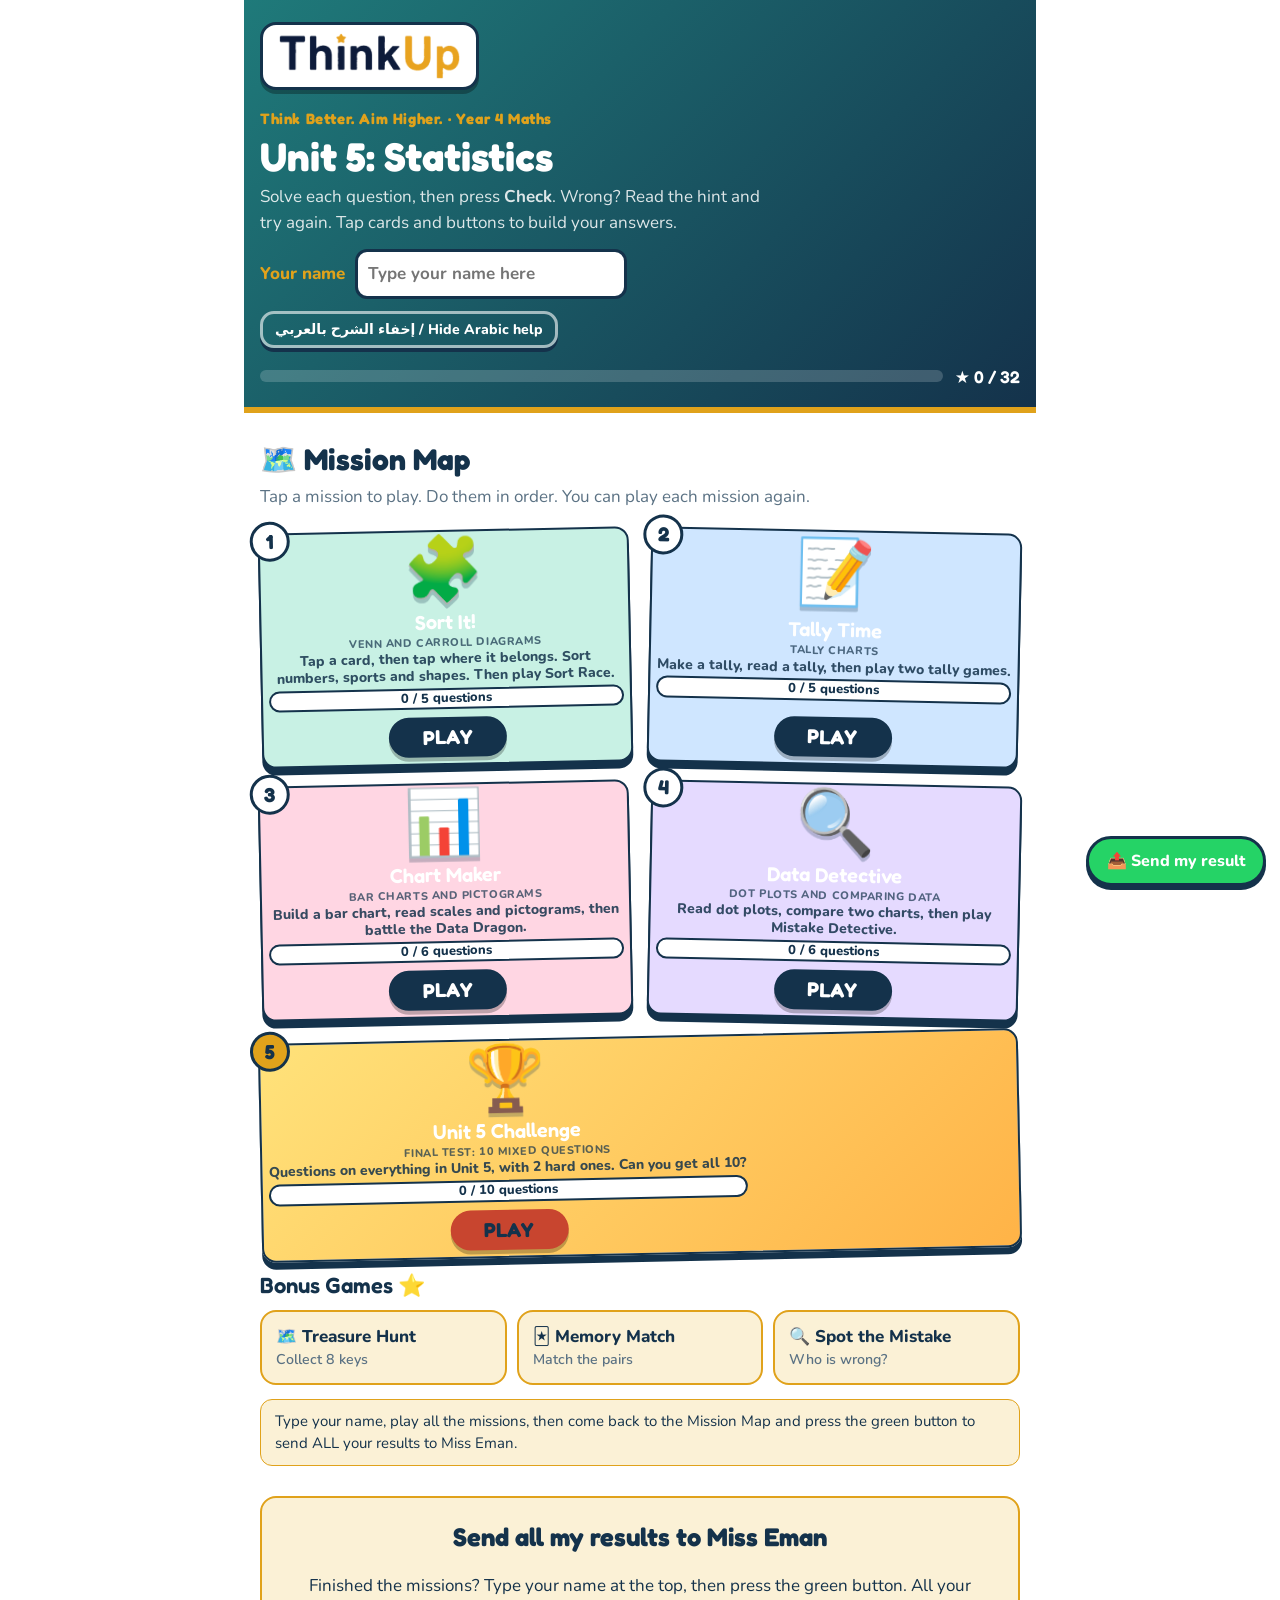
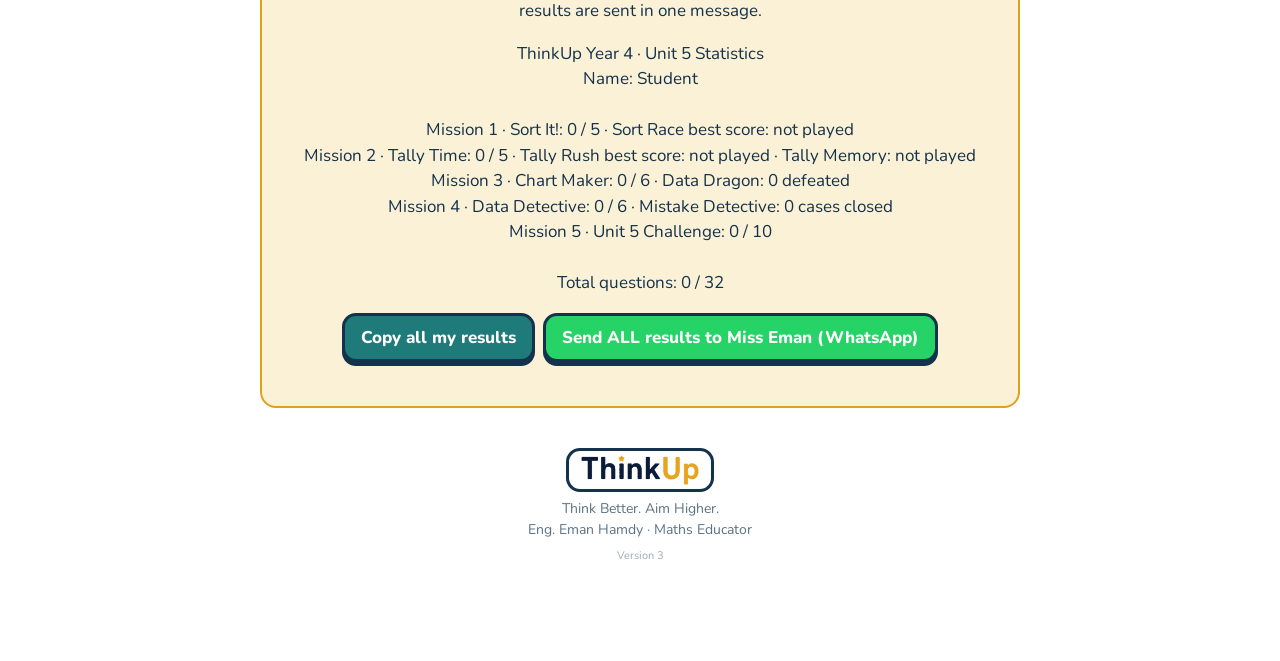
<file: index.html>
<!doctype html>
<html lang="en"><head><meta charset="utf-8"><meta name="viewport" content="width=device-width,initial-scale=1,viewport-fit=cover">
<title>ThinkUp Year 4 Unit 5 Statistics</title>
<link rel="stylesheet" href="https://fonts.googleapis.com/css2?family=Fredoka:wght@500;600;700&family=Nunito:wght@400;600;700;800&family=Noto+Sans+Arabic:wght@500;700&display=swap">
<link rel="stylesheet" href="style.css"><link rel="stylesheet" href="bonus.css"></head><body data-page="map">
<div class="wrap">
<header><div class="in">
  <div class="tulogo"><img alt="ThinkUp" src="logo.png"></div><div class="brand">Think Better. Aim Higher. · Year 4 Maths</div>
  <h1>Unit 5: Statistics</h1>
  <p>Solve each question, then press <b>Check</b>. Wrong? Read the hint and try again. Tap cards and buttons to build your answers.</p>
  <div class="namebox"><label for="nm">Your name</label><input type="text" id="nm" maxlength="30" placeholder="Type your name here" autocomplete="off"></div>
  <div class="artog"><button type="button" id="artog">إخفاء الشرح بالعربي / Hide Arabic help</button></div>
  <div class="prog"><div class="bar"><i id="barfill"></i></div><div class="score" id="score">★ 0 / 0</div></div>
</div></header>
<nav id="nav" aria-label="Sections"></nav>
<section class="bonusnav"><h2>Bonus Games ⭐</h2><div class="row"><a href="treasure.html">🗺️ Treasure Hunt<small>Collect 8 keys</small></a><a href="memory.html">🃏 Memory Match<small>Match the pairs</small></a><a href="mistake.html">🔍 Spot the Mistake<small>Who is wrong?</small></a></div></section>
<div class="note" id="savenote" hidden></div>
<section id="sec-games"><h2>Games <small>play and learn</small></h2><p class="sub">Move the hands yourself, race the clock and match the times.</p><div class="games" id="games"></div></section>
<main id="main"></main>
<div class="win" id="resultcard"><h2>Send all my results to Miss Eman</h2><p>Finished the missions? Type your name at the top, then press the green button. All your results are sent in one message.</p><p id="resulttext" style="white-space:pre-line"></p><button type="button" id="copyres">Copy all my results</button><a class="wa" id="wa" href="#" target="_blank" rel="noopener">Send ALL results to Miss Eman (WhatsApp)</a><div class="fb info" id="copyfb"></div></div>
<div class="tb" id="teacher" hidden><h2>Teacher board</h2><p class="hint">Only you can see this. It lists the children who opened the page signed in and played.</p><div class="tbl"><table id="ttab"><thead><tr><th>Name</th><th>Questions</th><th>Time Race best</th><th>Memory moves</th><th>Drag rounds</th><th>Updated</th></tr></thead><tbody></tbody></table></div></div>
<div class="win" id="win"><h2>Mission complete! ★</h2><p>You finished every question in this mission. Show your teacher this screen.</p></div>
<footer><div class="tfoot"><img alt="ThinkUp" src="logo.png"><div>Think Better. Aim Higher.<br>Eng. Eman Hamdy · Maths Educator</div></div></footer>
</div>

<script src="app.js"></script>
</body></html>
</file>
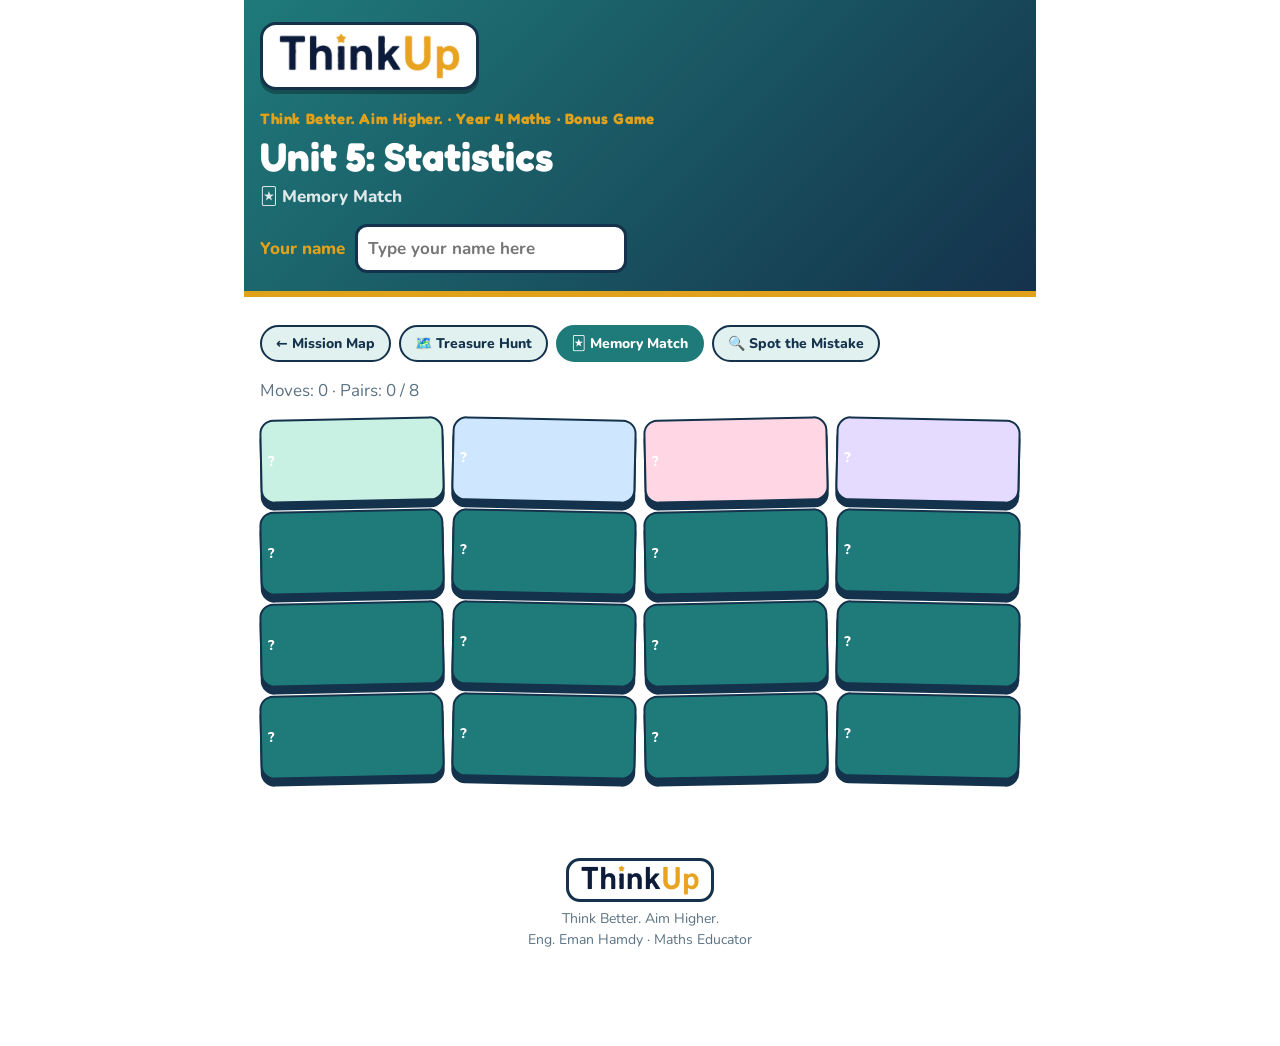
<file: memory.html>
<!doctype html>
<html lang="en"><head><meta charset="utf-8"><meta name="viewport" content="width=device-width,initial-scale=1,viewport-fit=cover">
<title>ThinkUp Year 4 Unit 5 Bonus Game</title>
<link rel="stylesheet" href="https://fonts.googleapis.com/css2?family=Fredoka:wght@500;600;700&family=Nunito:wght@400;600;700;800&family=Noto+Sans+Arabic:wght@500;700&display=swap">
<link rel="stylesheet" href="style.css"><link rel="stylesheet" href="bonus.css"></head><body data-bonus="memory">
<div class="wrap">
<header><div class="in">
  <div class="tulogo"><img alt="ThinkUp" src="logo.png"></div><div class="brand">Think Better. Aim Higher. · Year 4 Maths · Bonus Game</div>
  <h1 id="h1"></h1><p id="gname" style="font-weight:800;margin:4px 0"></p>
  <div class="namebox"><label for="nm">Your name</label><input type="text" id="nm" maxlength="30" placeholder="Type your name here" autocomplete="off"></div>
</div></header>
<div class="bn"><div id="app"></div></div>
<footer><div class="tfoot"><img alt="ThinkUp" src="logo.png"><div>Think Better. Aim Higher.<br>Eng. Eman Hamdy · Maths Educator</div></div></footer>
</div>
<script src="bonus-data.js"></script><script src="bonus.js"></script>
</body></html>
</file>
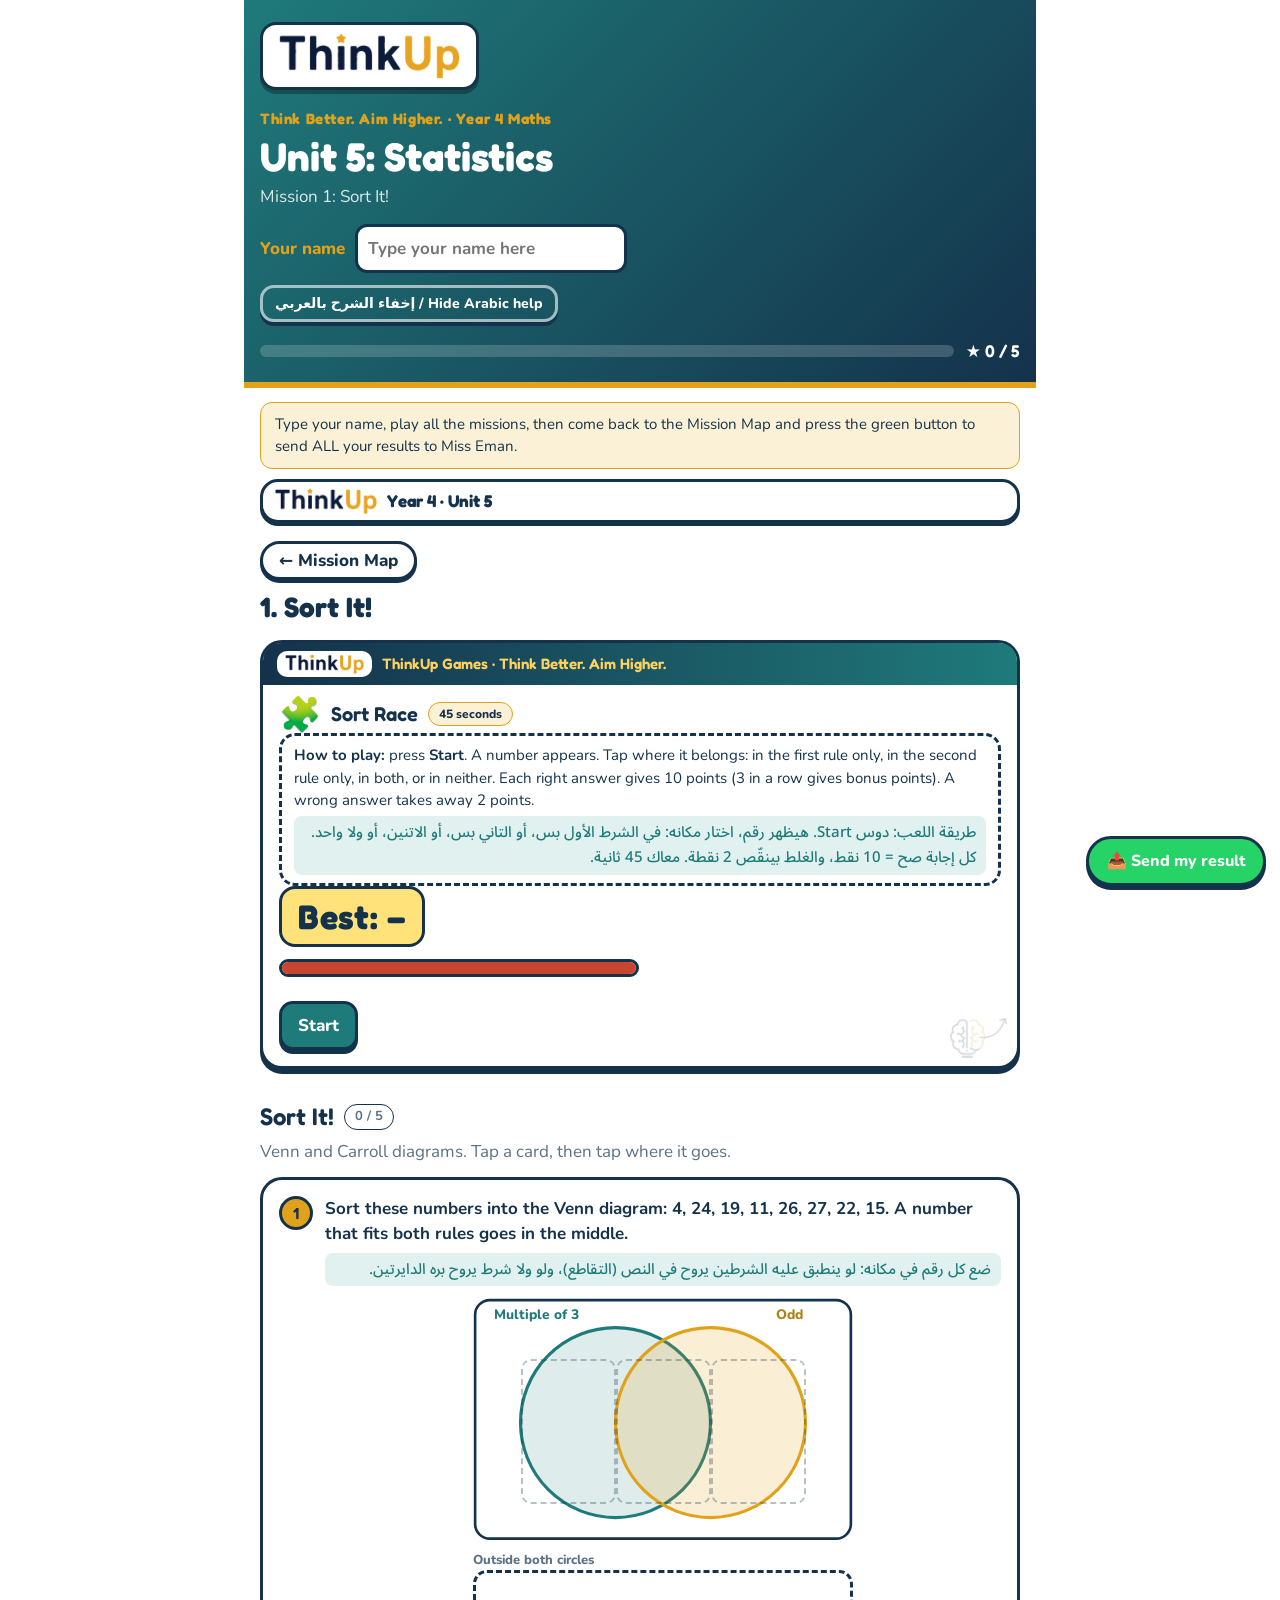
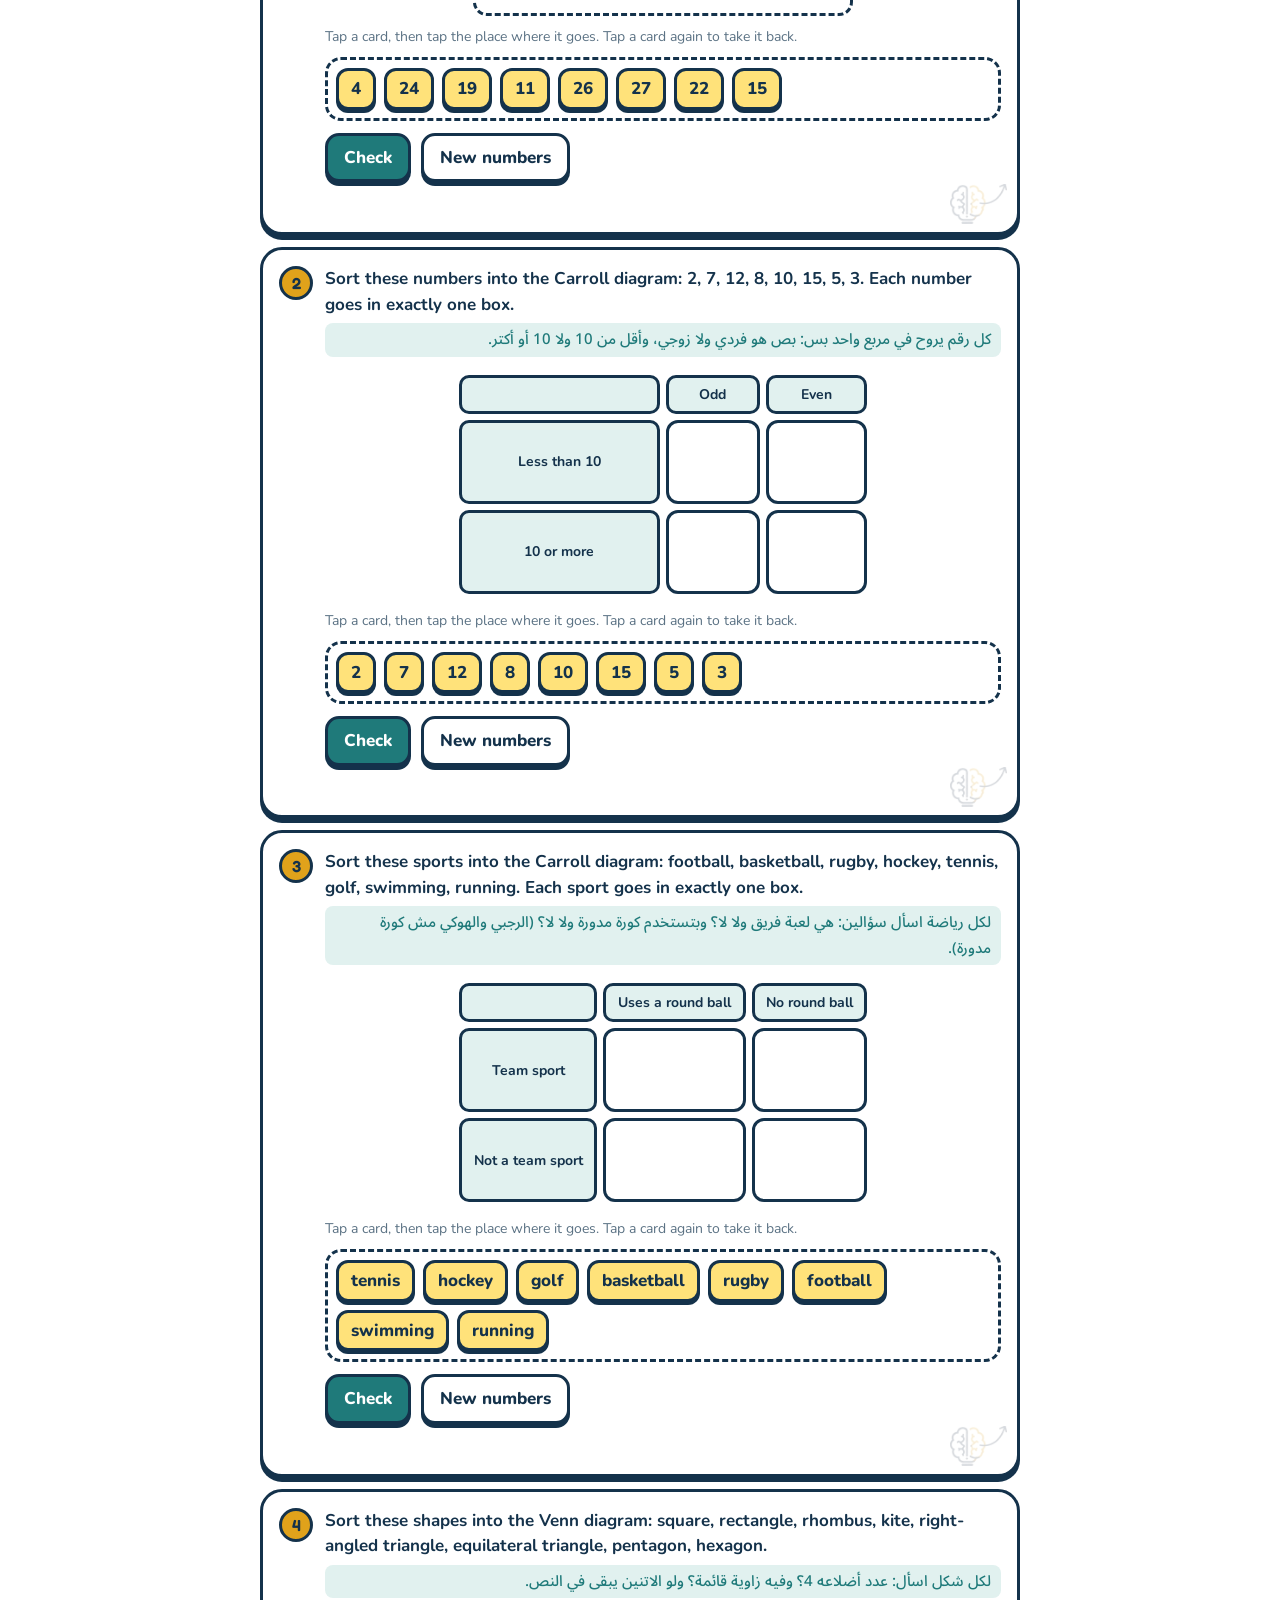
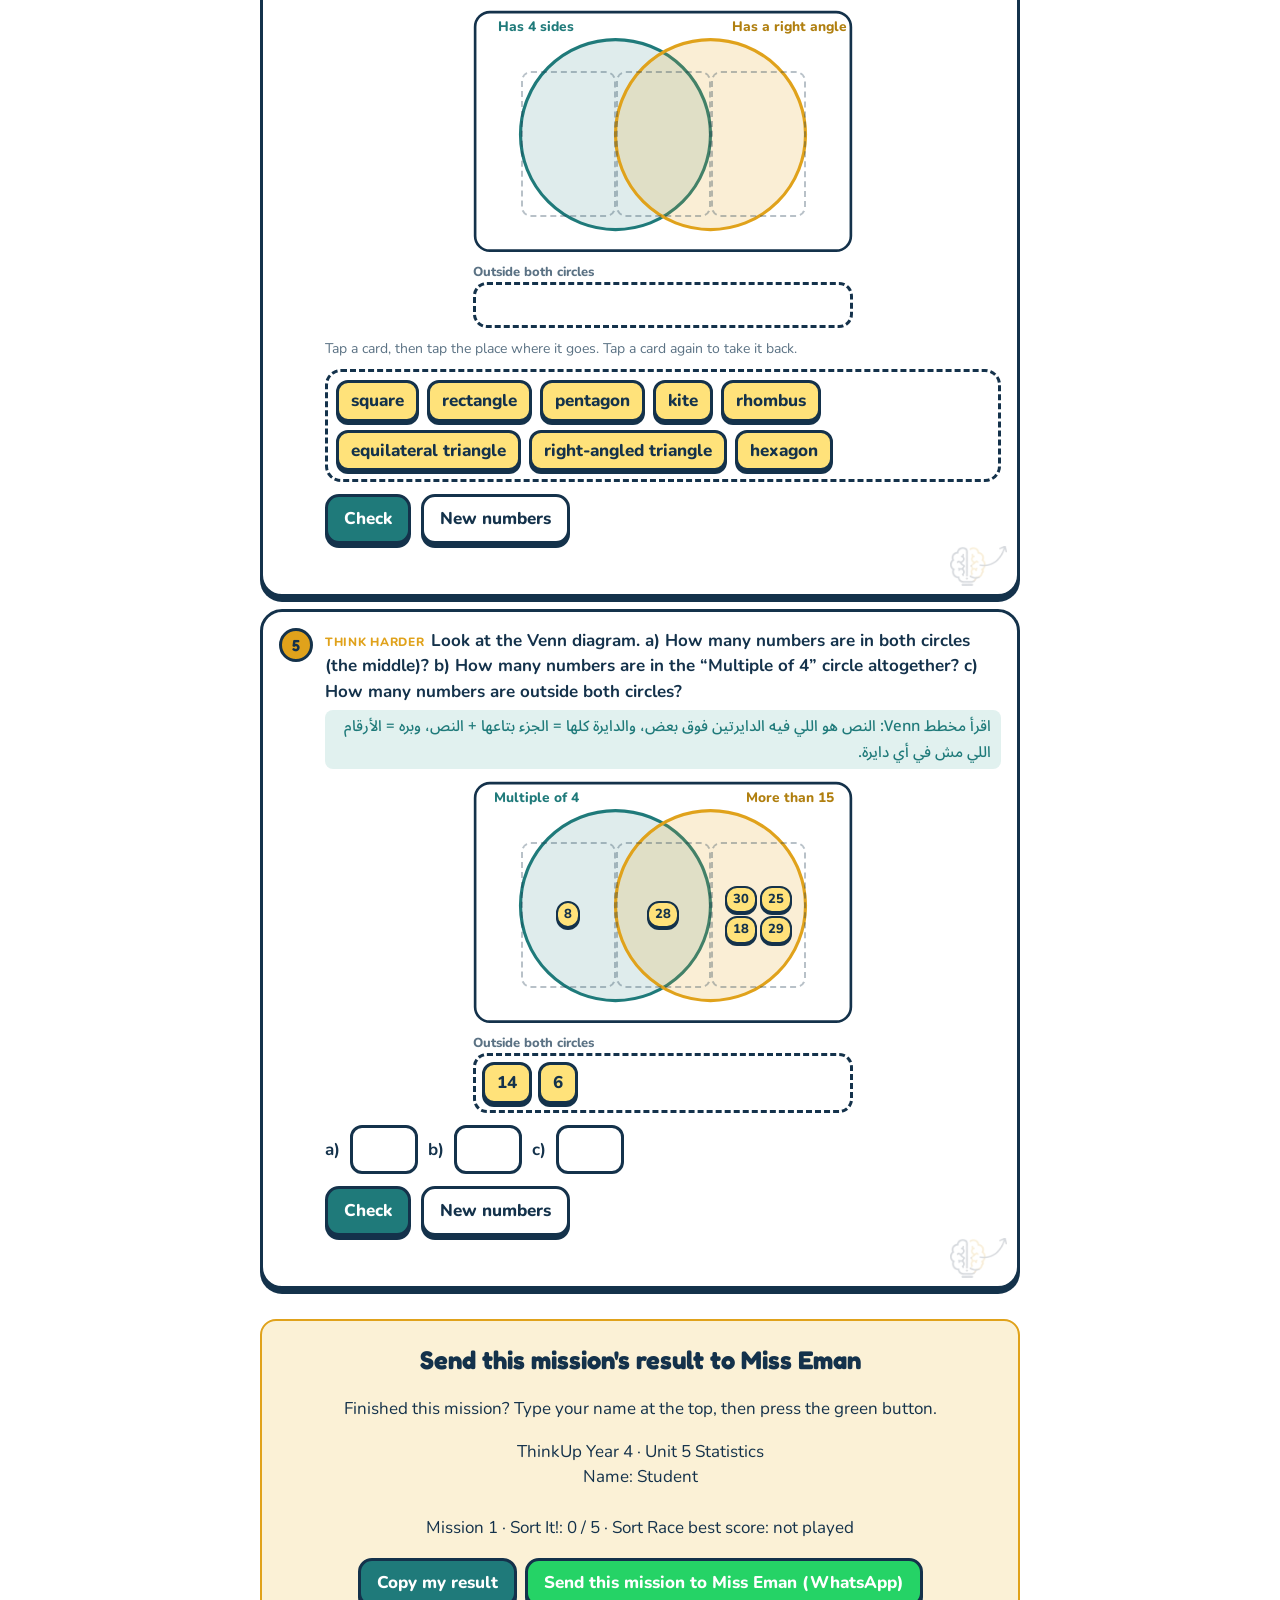
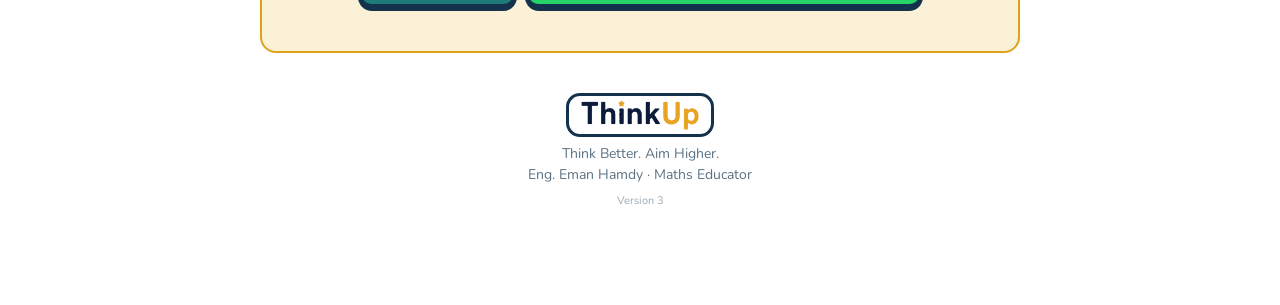
<file: mission-1.html>
<!doctype html>
<html lang="en"><head><meta charset="utf-8"><meta name="viewport" content="width=device-width,initial-scale=1,viewport-fit=cover">
<title>ThinkUp Year 4 Unit 5 Statistics</title>
<link rel="stylesheet" href="https://fonts.googleapis.com/css2?family=Fredoka:wght@500;600;700&family=Nunito:wght@400;600;700;800&family=Noto+Sans+Arabic:wght@500;700&display=swap">
<link rel="stylesheet" href="style.css"></head><body data-page="m1">
<div class="wrap">
<header><div class="in">
  <div class="tulogo"><img alt="ThinkUp" src="logo.png"></div><div class="brand">Think Better. Aim Higher. · Year 4 Maths</div>
  <h1>Unit 5: Statistics</h1>
  <p>Solve each question, then press <b>Check</b>. Wrong? Read the hint and try again. Tap cards and buttons to build your answers.</p>
  <div class="namebox"><label for="nm">Your name</label><input type="text" id="nm" maxlength="30" placeholder="Type your name here" autocomplete="off"></div>
  <div class="artog"><button type="button" id="artog">إخفاء الشرح بالعربي / Hide Arabic help</button></div>
  <div class="prog"><div class="bar"><i id="barfill"></i></div><div class="score" id="score">★ 0 / 0</div></div>
</div></header>
<nav id="nav" aria-label="Sections"></nav>
<div class="note" id="savenote" hidden></div>
<section id="sec-games"><h2>Games <small>play and learn</small></h2><p class="sub">Move the hands yourself, race the clock and match the times.</p><div class="games" id="games"></div></section>
<main id="main"></main>
<div class="win" id="resultcard"><h2>Send all my results to Miss Eman</h2><p>Finished the missions? Type your name at the top, then press the green button. All your results are sent in one message.</p><p id="resulttext" style="white-space:pre-line"></p><button type="button" id="copyres">Copy all my results</button><a class="wa" id="wa" href="#" target="_blank" rel="noopener">Send ALL results to Miss Eman (WhatsApp)</a><div class="fb info" id="copyfb"></div></div>
<div class="tb" id="teacher" hidden><h2>Teacher board</h2><p class="hint">Only you can see this. It lists the children who opened the page signed in and played.</p><div class="tbl"><table id="ttab"><thead><tr><th>Name</th><th>Questions</th><th>Time Race best</th><th>Memory moves</th><th>Drag rounds</th><th>Updated</th></tr></thead><tbody></tbody></table></div></div>
<div class="win" id="win"><h2>Mission complete! ★</h2><p>You finished every question in this mission. Show your teacher this screen.</p></div>
<footer><div class="tfoot"><img alt="ThinkUp" src="logo.png"><div>Think Better. Aim Higher.<br>Eng. Eman Hamdy · Maths Educator</div></div></footer>
</div>

<script src="app.js"></script>
</body></html>
</file>
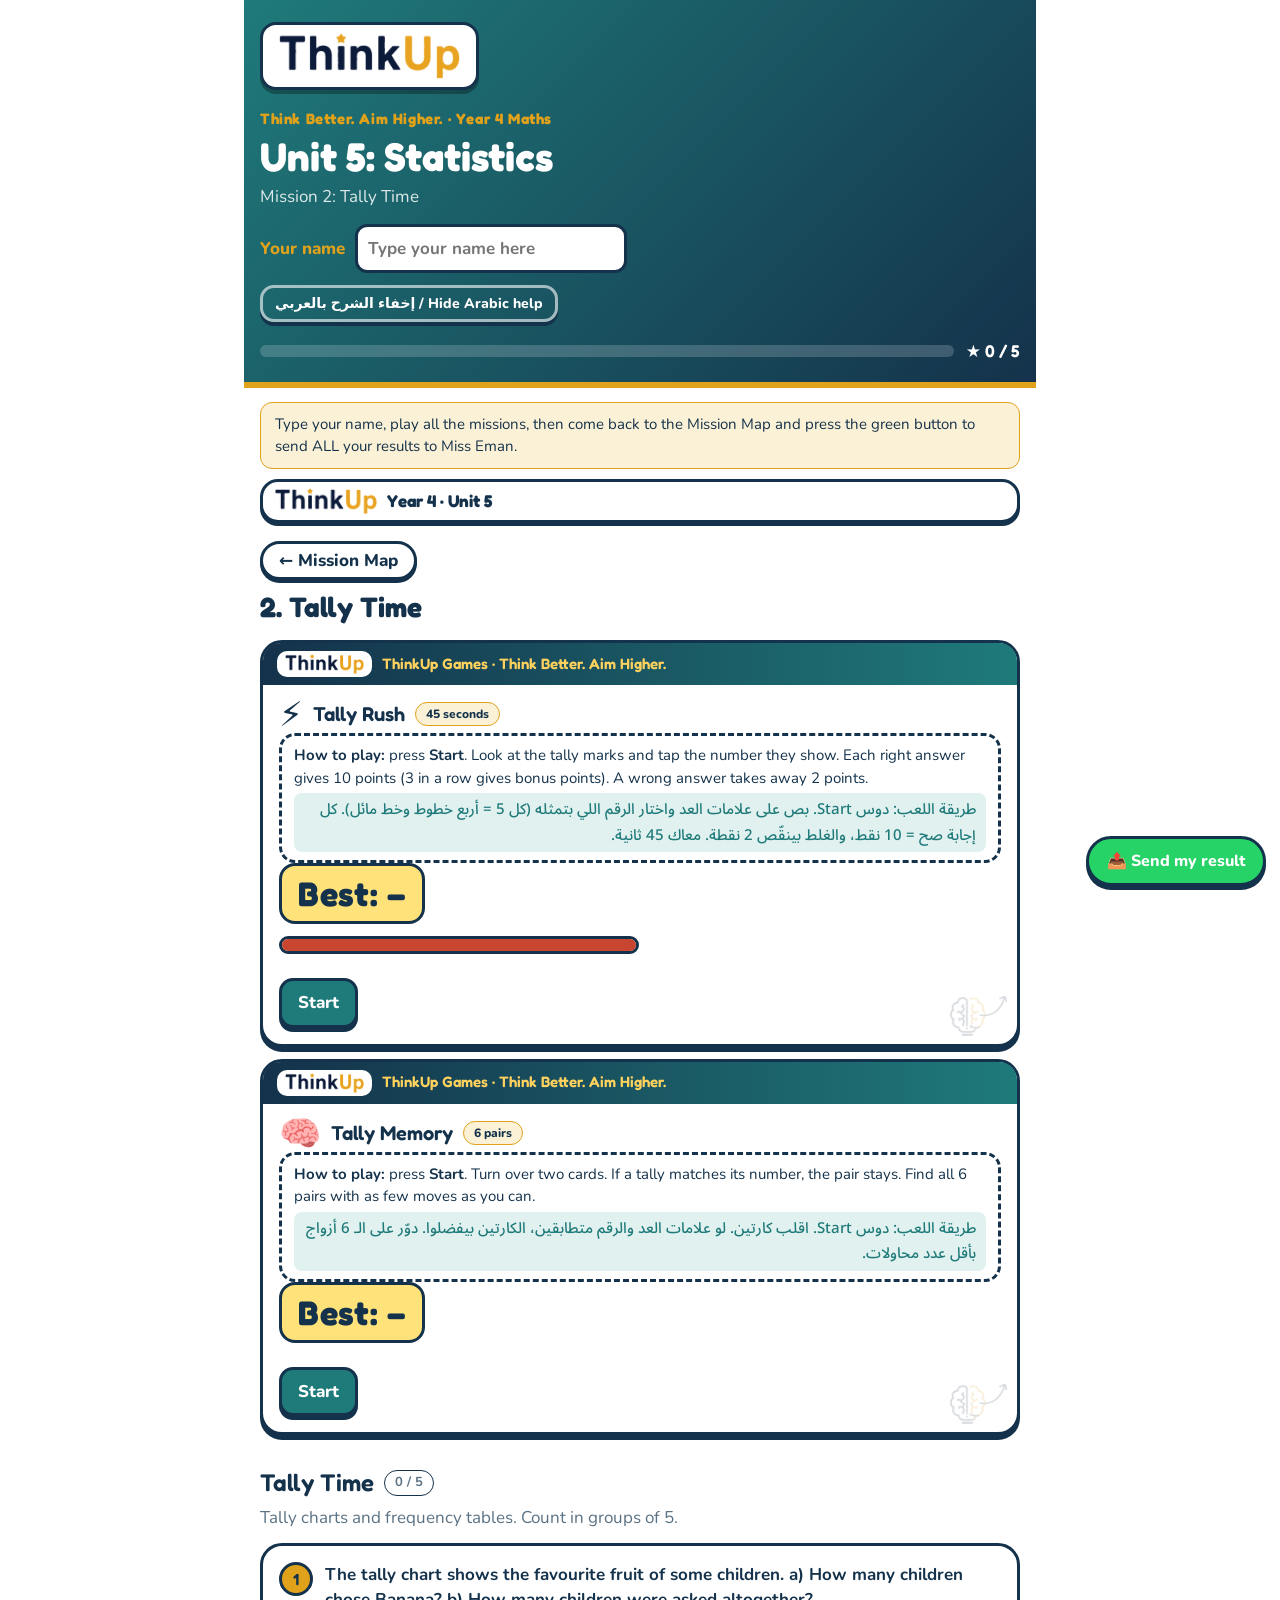
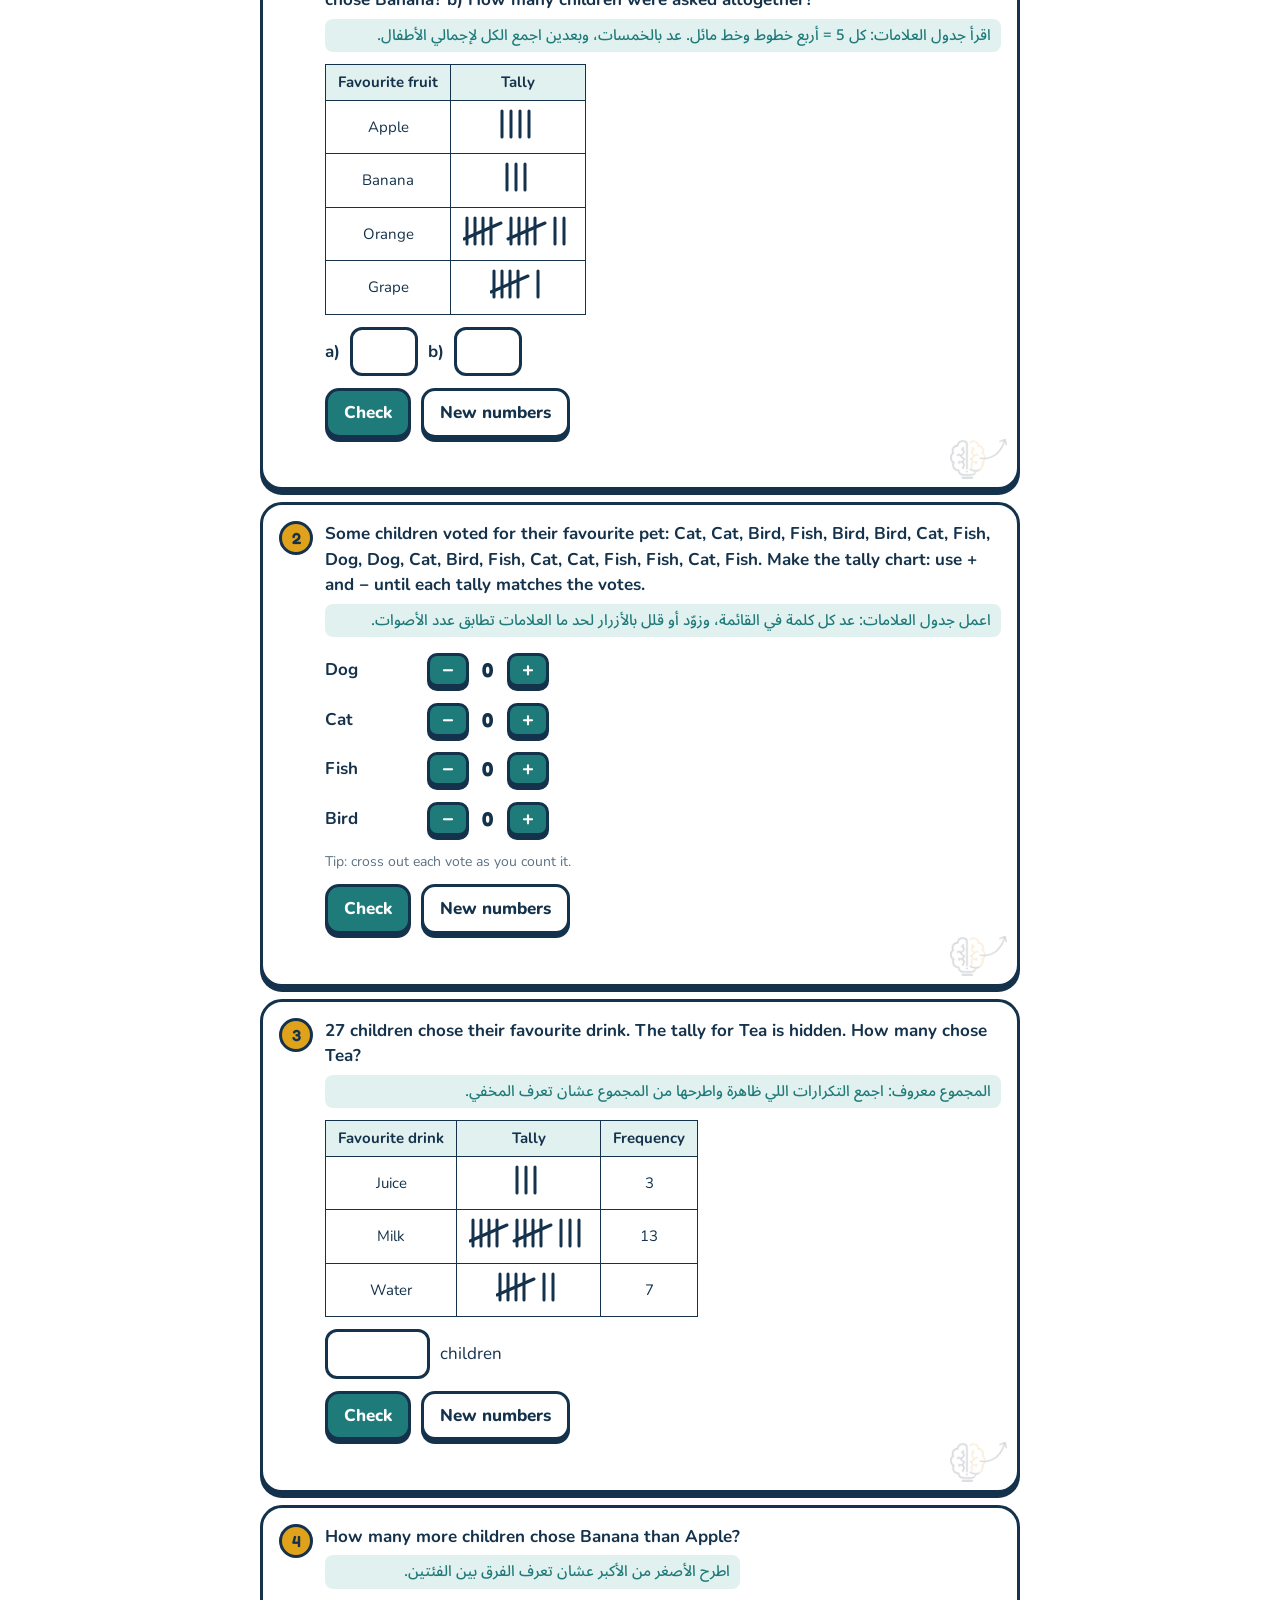
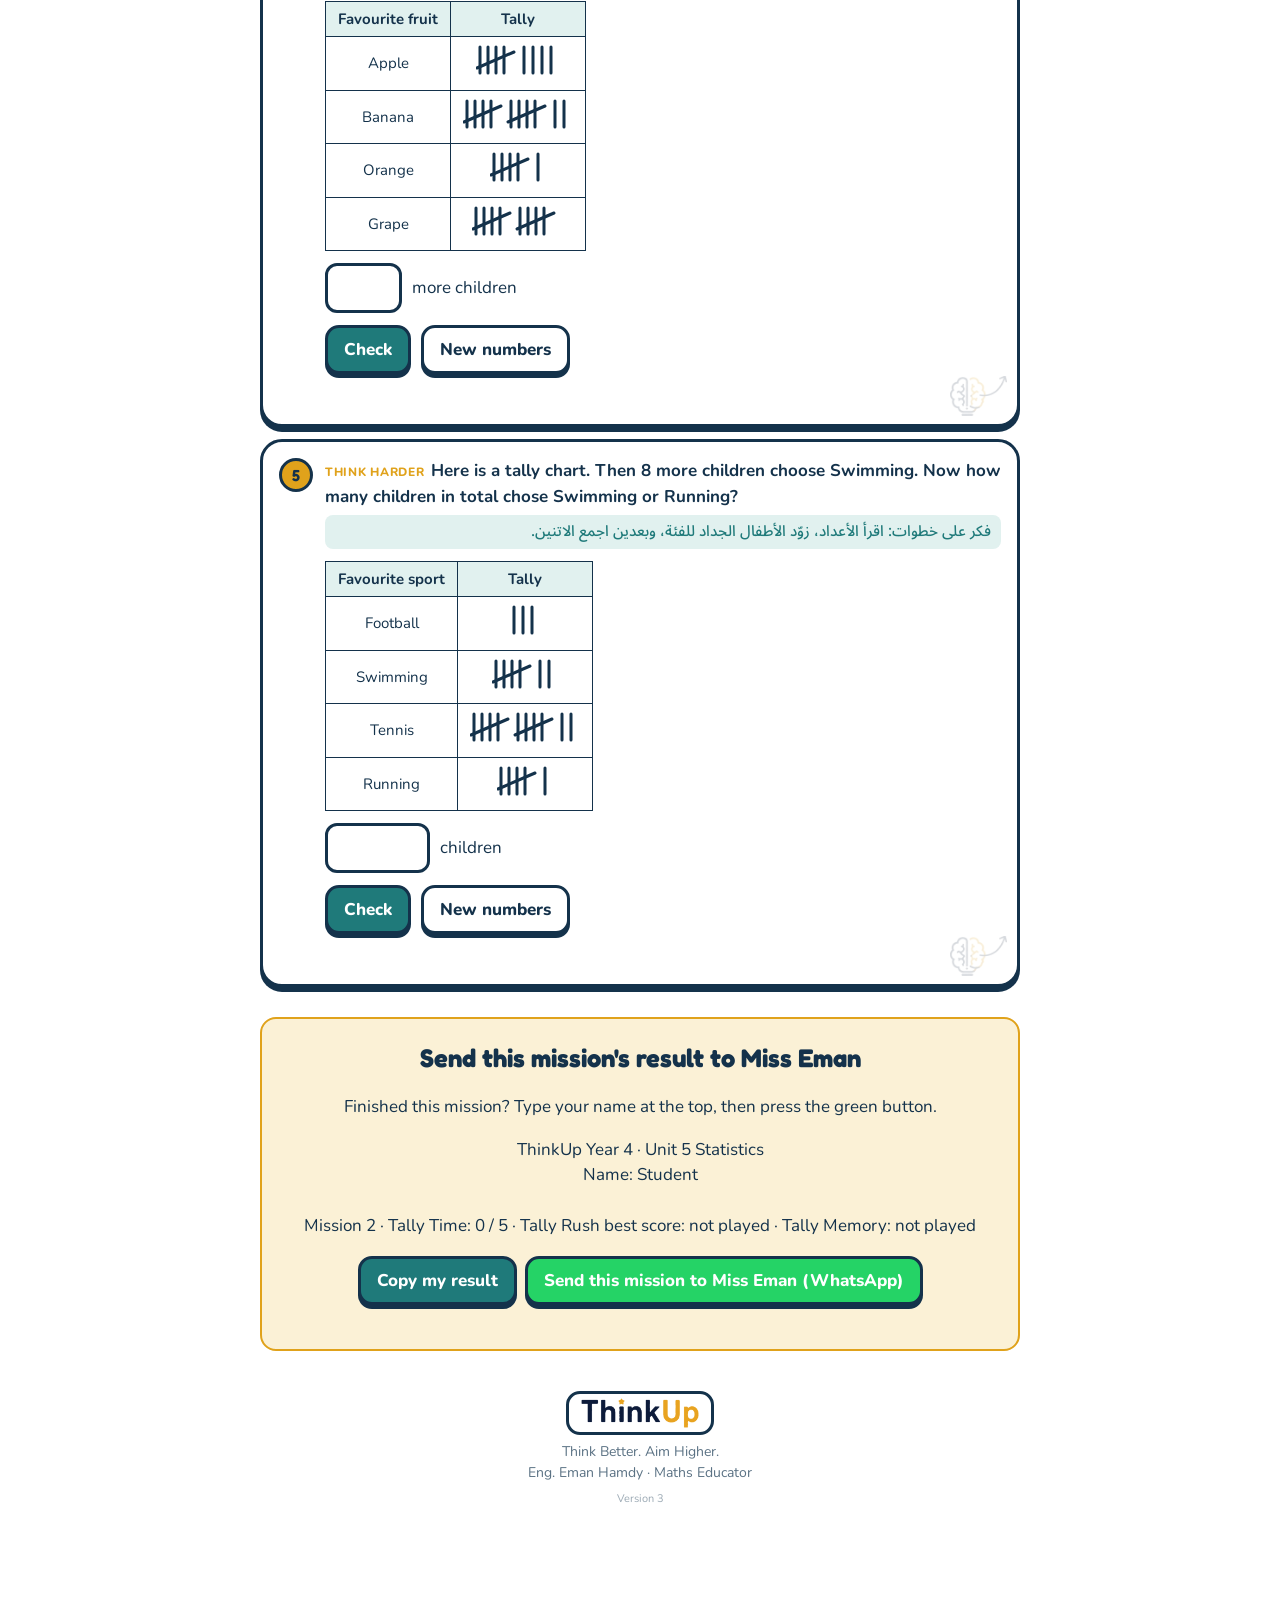
<file: mission-2.html>
<!doctype html>
<html lang="en"><head><meta charset="utf-8"><meta name="viewport" content="width=device-width,initial-scale=1,viewport-fit=cover">
<title>ThinkUp Year 4 Unit 5 Statistics</title>
<link rel="stylesheet" href="https://fonts.googleapis.com/css2?family=Fredoka:wght@500;600;700&family=Nunito:wght@400;600;700;800&family=Noto+Sans+Arabic:wght@500;700&display=swap">
<link rel="stylesheet" href="style.css"></head><body data-page="m2">
<div class="wrap">
<header><div class="in">
  <div class="tulogo"><img alt="ThinkUp" src="logo.png"></div><div class="brand">Think Better. Aim Higher. · Year 4 Maths</div>
  <h1>Unit 5: Statistics</h1>
  <p>Solve each question, then press <b>Check</b>. Wrong? Read the hint and try again. Tap cards and buttons to build your answers.</p>
  <div class="namebox"><label for="nm">Your name</label><input type="text" id="nm" maxlength="30" placeholder="Type your name here" autocomplete="off"></div>
  <div class="artog"><button type="button" id="artog">إخفاء الشرح بالعربي / Hide Arabic help</button></div>
  <div class="prog"><div class="bar"><i id="barfill"></i></div><div class="score" id="score">★ 0 / 0</div></div>
</div></header>
<nav id="nav" aria-label="Sections"></nav>
<div class="note" id="savenote" hidden></div>
<section id="sec-games"><h2>Games <small>play and learn</small></h2><p class="sub">Move the hands yourself, race the clock and match the times.</p><div class="games" id="games"></div></section>
<main id="main"></main>
<div class="win" id="resultcard"><h2>Send all my results to Miss Eman</h2><p>Finished the missions? Type your name at the top, then press the green button. All your results are sent in one message.</p><p id="resulttext" style="white-space:pre-line"></p><button type="button" id="copyres">Copy all my results</button><a class="wa" id="wa" href="#" target="_blank" rel="noopener">Send ALL results to Miss Eman (WhatsApp)</a><div class="fb info" id="copyfb"></div></div>
<div class="tb" id="teacher" hidden><h2>Teacher board</h2><p class="hint">Only you can see this. It lists the children who opened the page signed in and played.</p><div class="tbl"><table id="ttab"><thead><tr><th>Name</th><th>Questions</th><th>Time Race best</th><th>Memory moves</th><th>Drag rounds</th><th>Updated</th></tr></thead><tbody></tbody></table></div></div>
<div class="win" id="win"><h2>Mission complete! ★</h2><p>You finished every question in this mission. Show your teacher this screen.</p></div>
<footer><div class="tfoot"><img alt="ThinkUp" src="logo.png"><div>Think Better. Aim Higher.<br>Eng. Eman Hamdy · Maths Educator</div></div></footer>
</div>

<script src="app.js"></script>
</body></html>
</file>
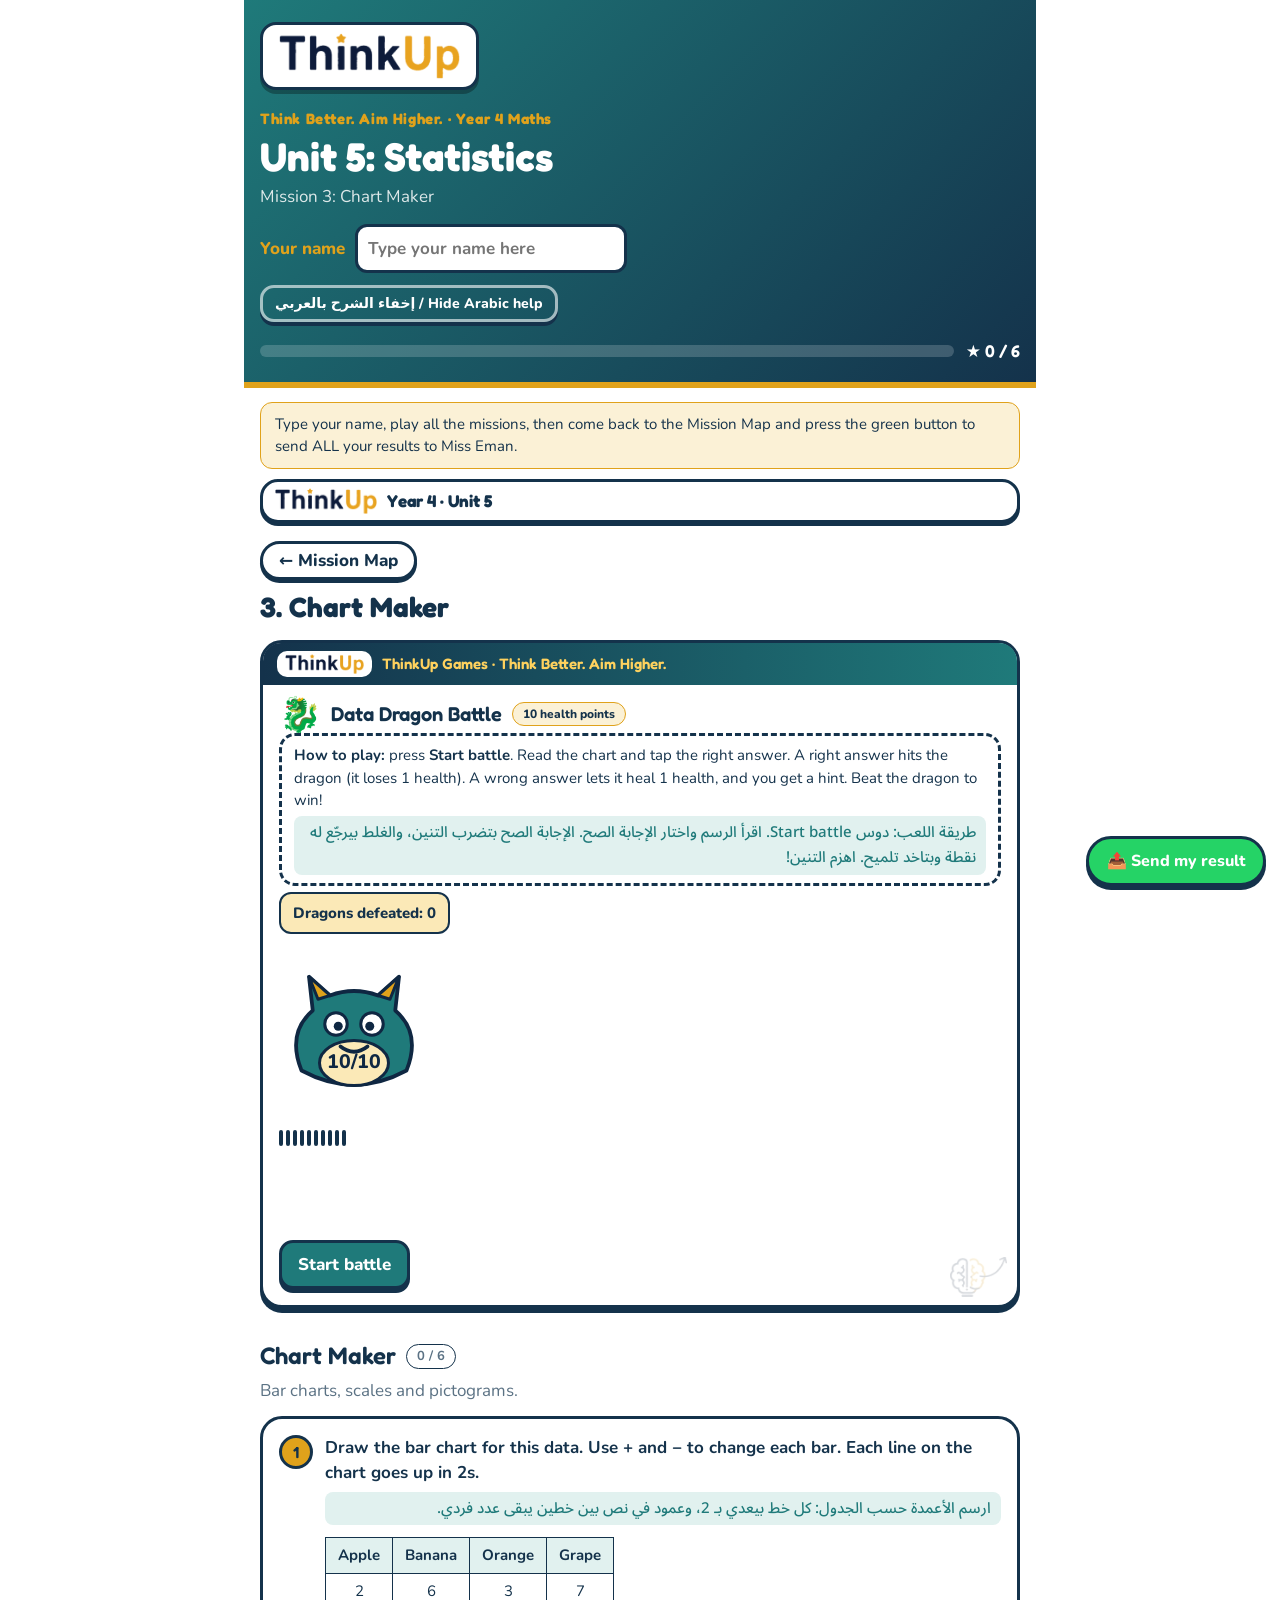
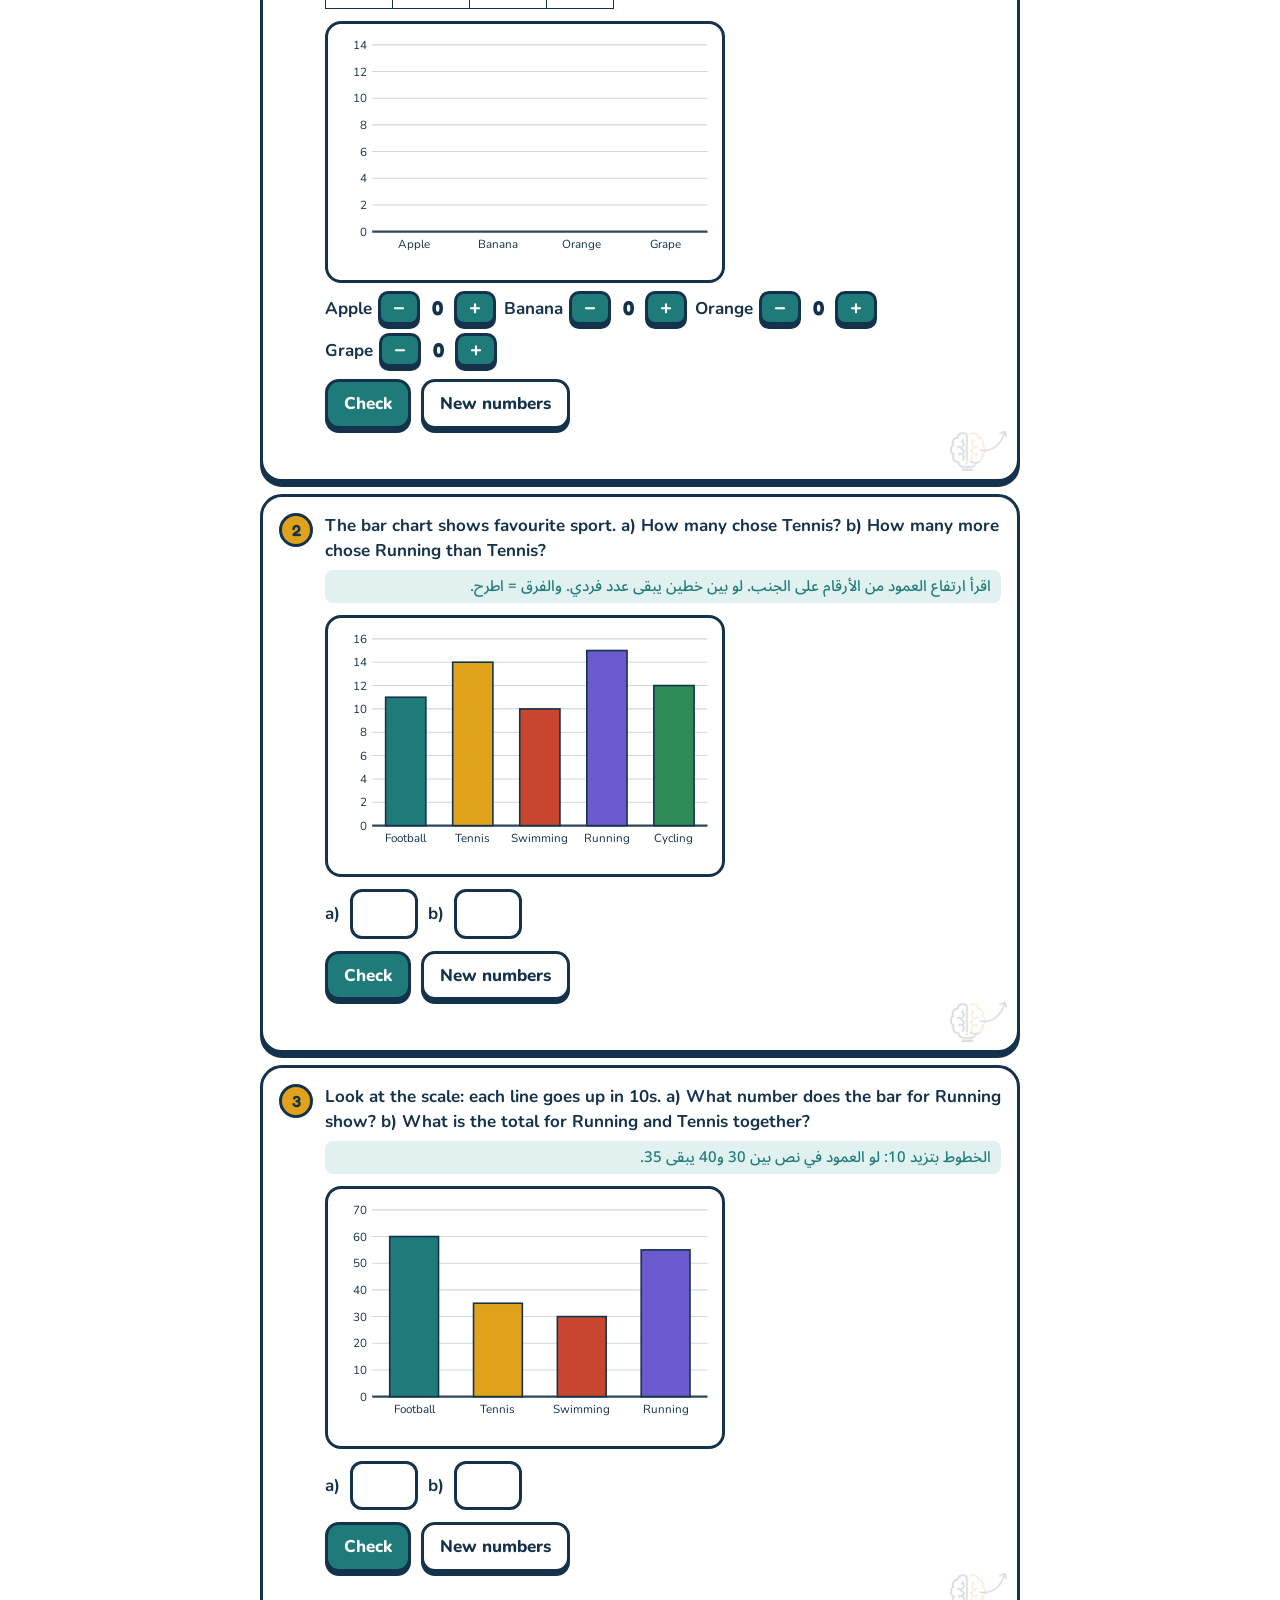
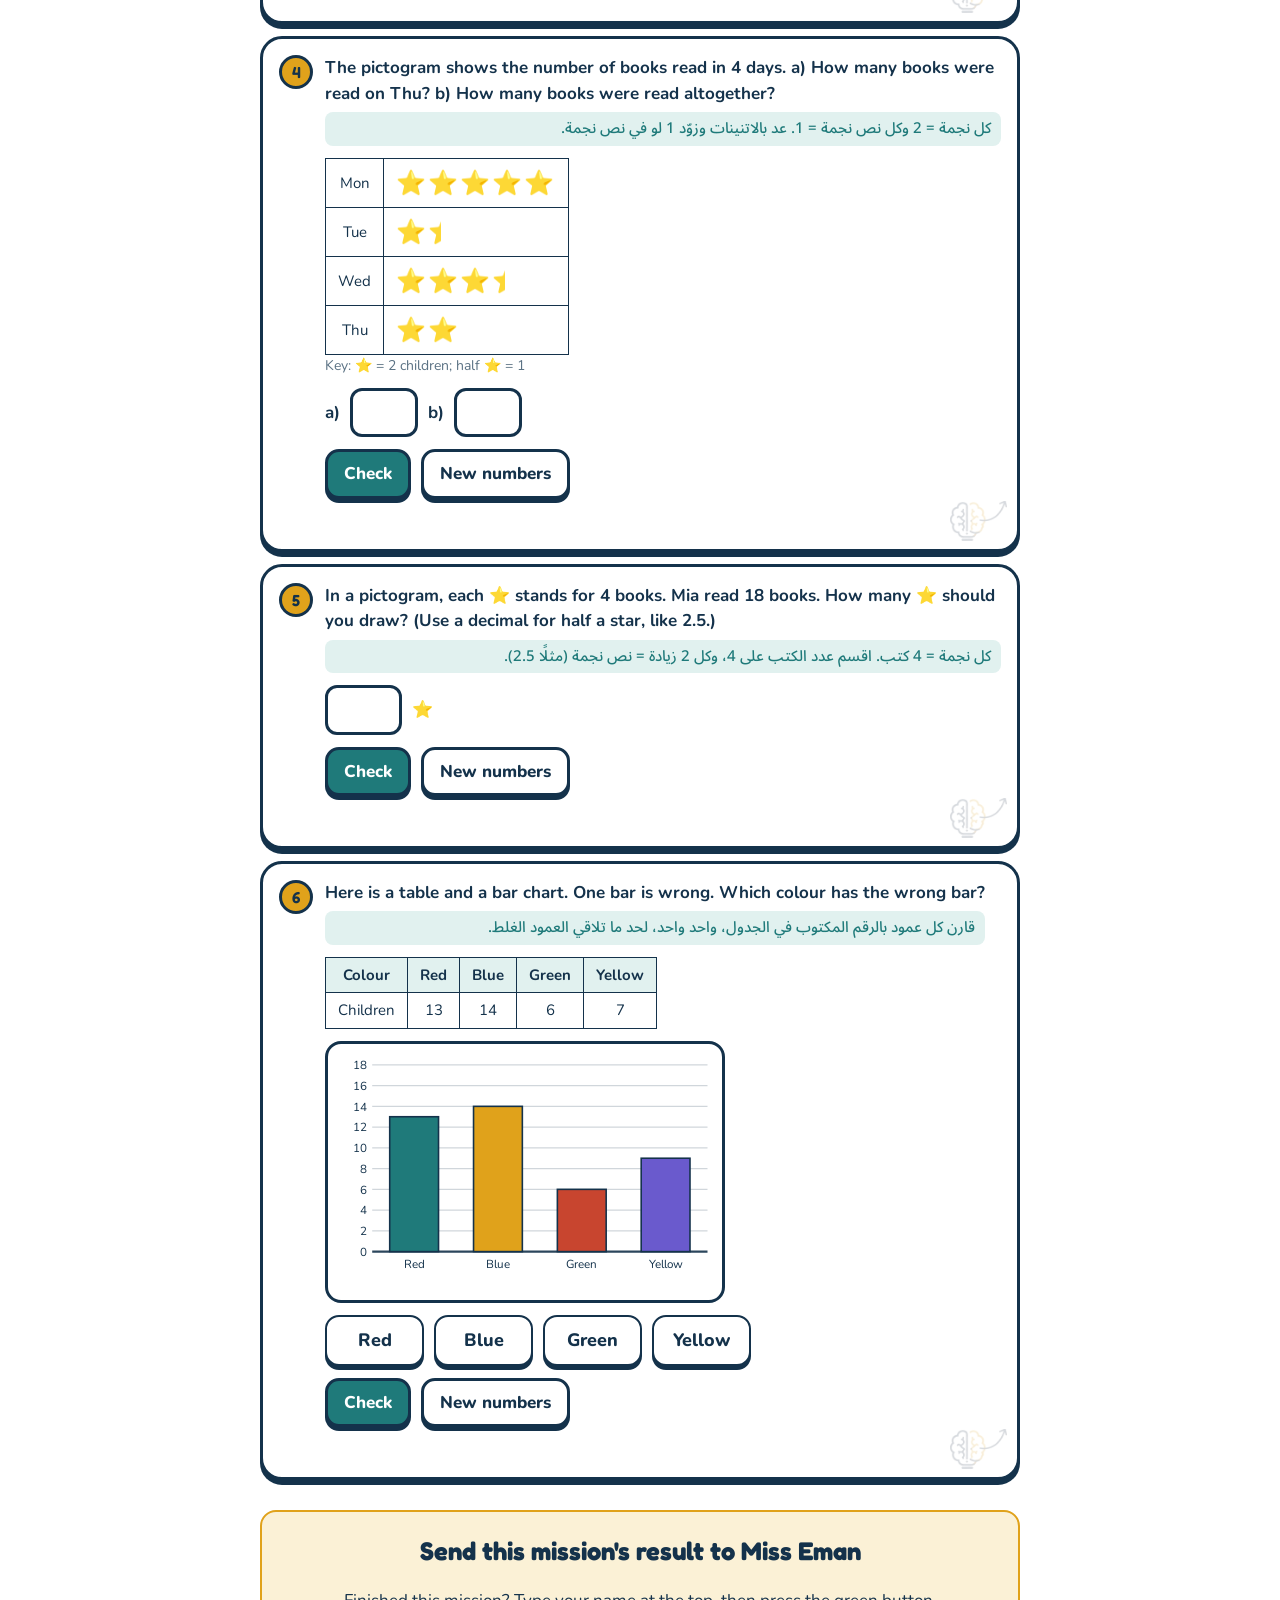
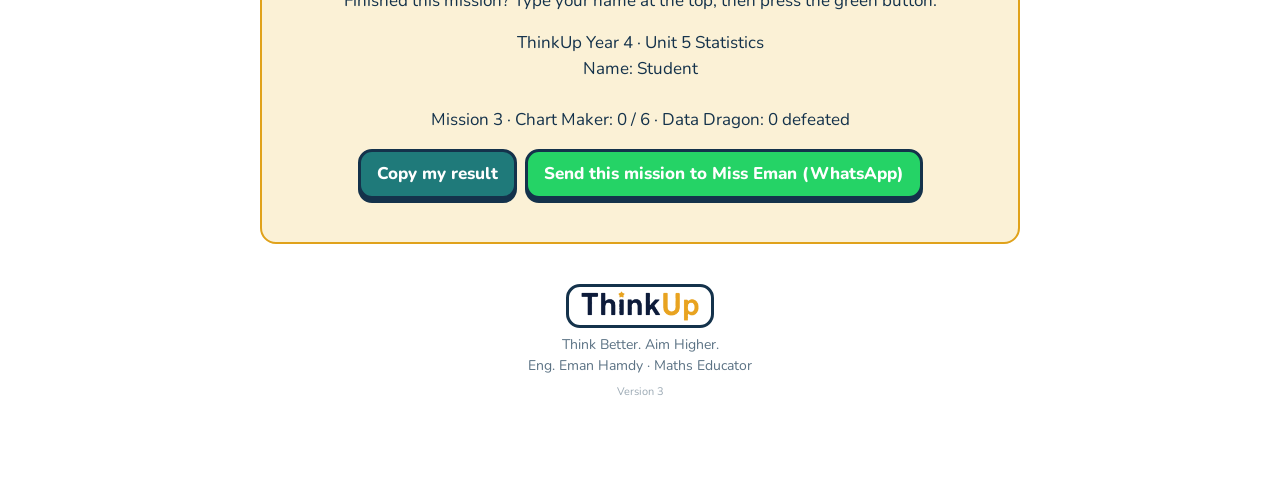
<file: mission-3.html>
<!doctype html>
<html lang="en"><head><meta charset="utf-8"><meta name="viewport" content="width=device-width,initial-scale=1,viewport-fit=cover">
<title>ThinkUp Year 4 Unit 5 Statistics</title>
<link rel="stylesheet" href="https://fonts.googleapis.com/css2?family=Fredoka:wght@500;600;700&family=Nunito:wght@400;600;700;800&family=Noto+Sans+Arabic:wght@500;700&display=swap">
<link rel="stylesheet" href="style.css"></head><body data-page="m3">
<div class="wrap">
<header><div class="in">
  <div class="tulogo"><img alt="ThinkUp" src="logo.png"></div><div class="brand">Think Better. Aim Higher. · Year 4 Maths</div>
  <h1>Unit 5: Statistics</h1>
  <p>Solve each question, then press <b>Check</b>. Wrong? Read the hint and try again. Tap cards and buttons to build your answers.</p>
  <div class="namebox"><label for="nm">Your name</label><input type="text" id="nm" maxlength="30" placeholder="Type your name here" autocomplete="off"></div>
  <div class="artog"><button type="button" id="artog">إخفاء الشرح بالعربي / Hide Arabic help</button></div>
  <div class="prog"><div class="bar"><i id="barfill"></i></div><div class="score" id="score">★ 0 / 0</div></div>
</div></header>
<nav id="nav" aria-label="Sections"></nav>
<div class="note" id="savenote" hidden></div>
<section id="sec-games"><h2>Games <small>play and learn</small></h2><p class="sub">Move the hands yourself, race the clock and match the times.</p><div class="games" id="games"></div></section>
<main id="main"></main>
<div class="win" id="resultcard"><h2>Send all my results to Miss Eman</h2><p>Finished the missions? Type your name at the top, then press the green button. All your results are sent in one message.</p><p id="resulttext" style="white-space:pre-line"></p><button type="button" id="copyres">Copy all my results</button><a class="wa" id="wa" href="#" target="_blank" rel="noopener">Send ALL results to Miss Eman (WhatsApp)</a><div class="fb info" id="copyfb"></div></div>
<div class="tb" id="teacher" hidden><h2>Teacher board</h2><p class="hint">Only you can see this. It lists the children who opened the page signed in and played.</p><div class="tbl"><table id="ttab"><thead><tr><th>Name</th><th>Questions</th><th>Time Race best</th><th>Memory moves</th><th>Drag rounds</th><th>Updated</th></tr></thead><tbody></tbody></table></div></div>
<div class="win" id="win"><h2>Mission complete! ★</h2><p>You finished every question in this mission. Show your teacher this screen.</p></div>
<footer><div class="tfoot"><img alt="ThinkUp" src="logo.png"><div>Think Better. Aim Higher.<br>Eng. Eman Hamdy · Maths Educator</div></div></footer>
</div>

<script src="app.js"></script>
</body></html>
</file>
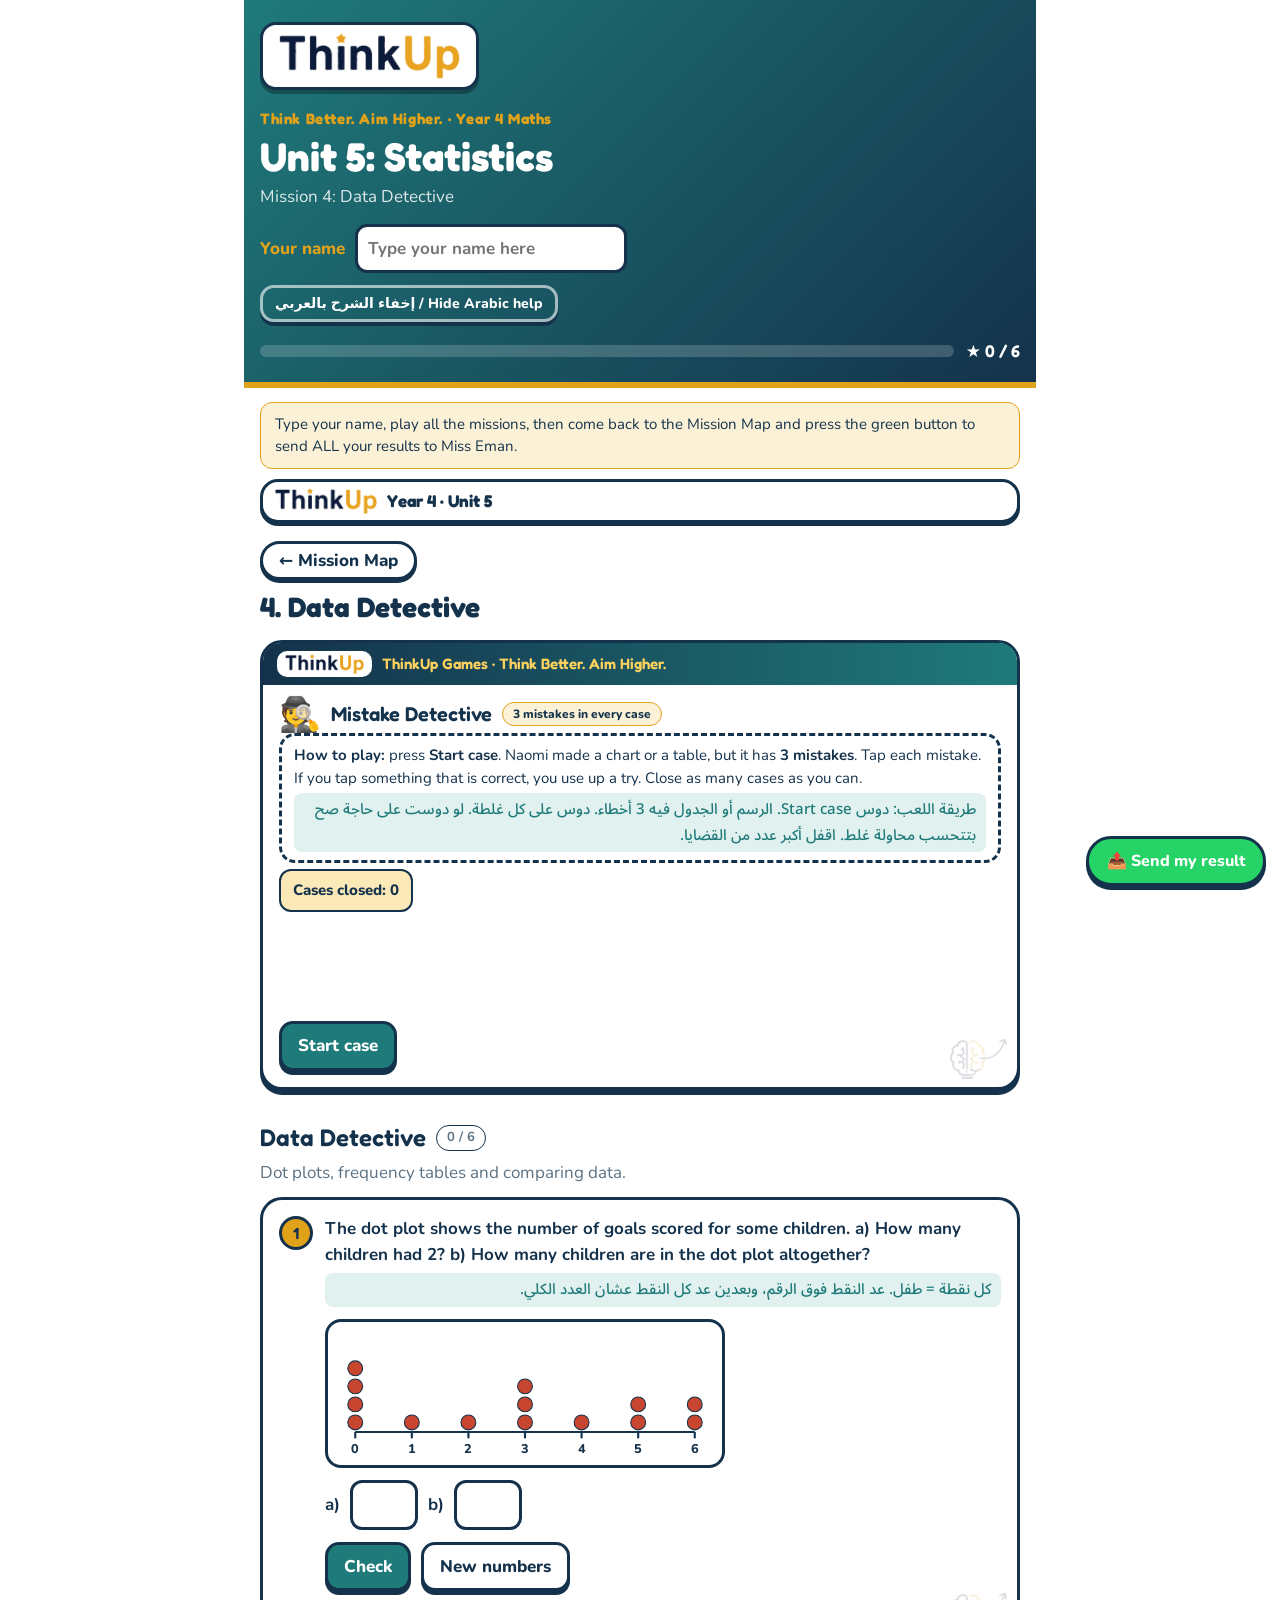
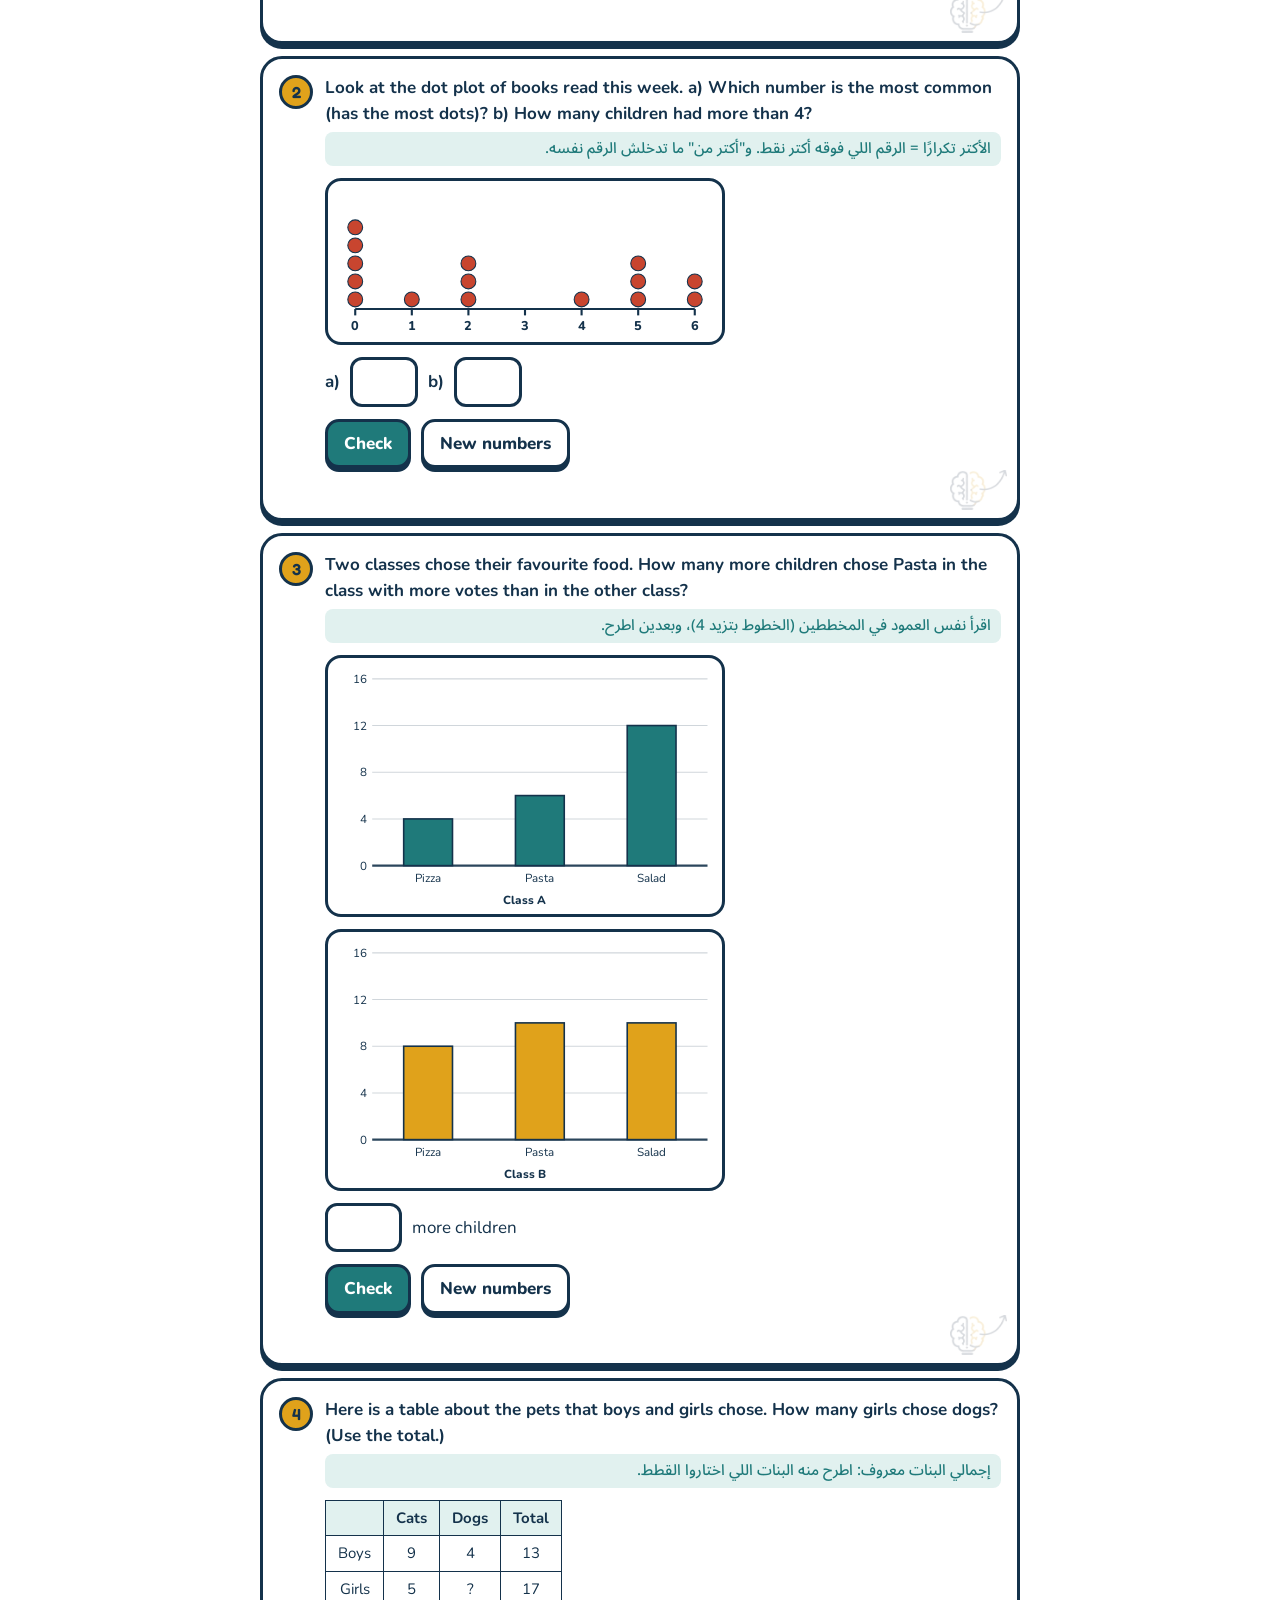
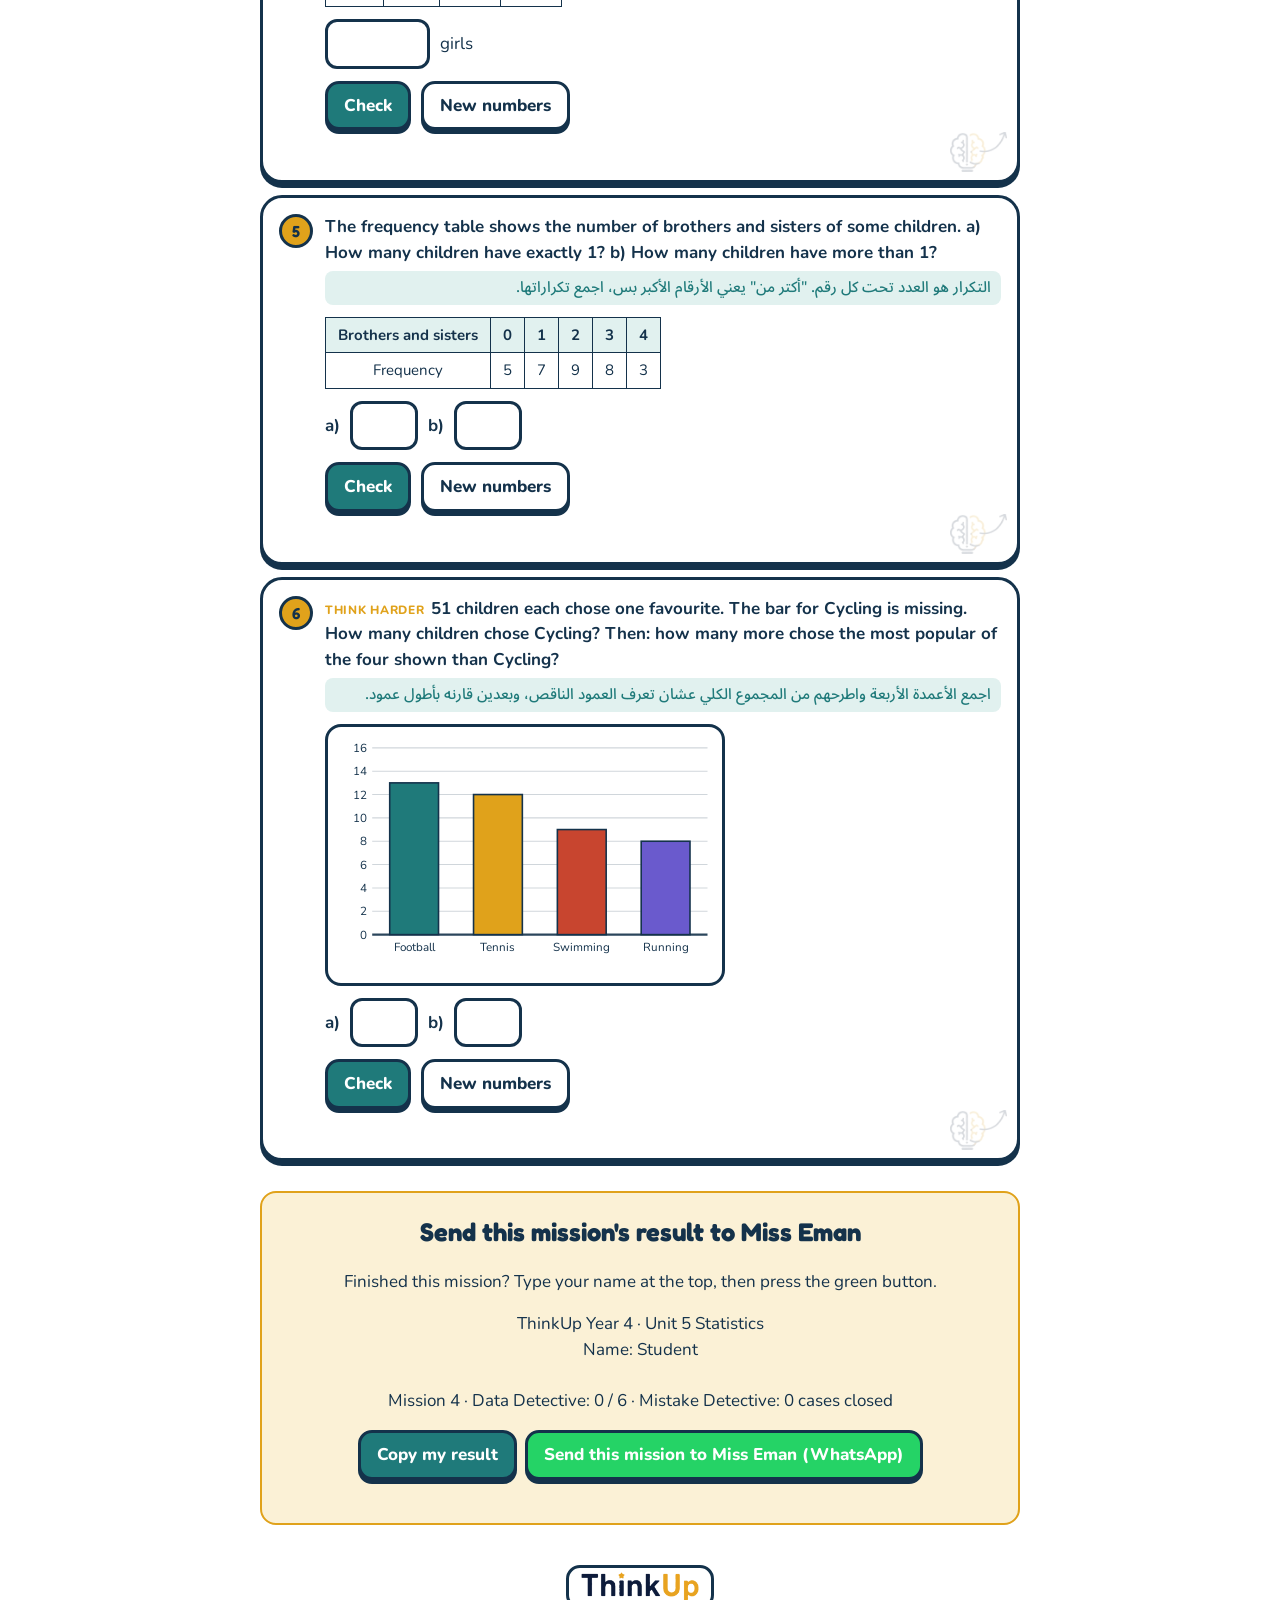
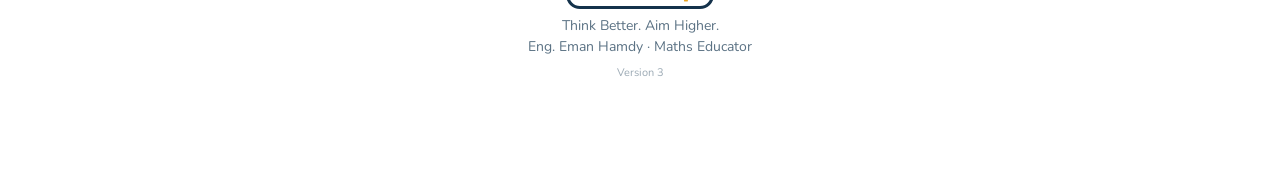
<file: mission-4.html>
<!doctype html>
<html lang="en"><head><meta charset="utf-8"><meta name="viewport" content="width=device-width,initial-scale=1,viewport-fit=cover">
<title>ThinkUp Year 4 Unit 5 Statistics</title>
<link rel="stylesheet" href="https://fonts.googleapis.com/css2?family=Fredoka:wght@500;600;700&family=Nunito:wght@400;600;700;800&family=Noto+Sans+Arabic:wght@500;700&display=swap">
<link rel="stylesheet" href="style.css"></head><body data-page="m4">
<div class="wrap">
<header><div class="in">
  <div class="tulogo"><img alt="ThinkUp" src="logo.png"></div><div class="brand">Think Better. Aim Higher. · Year 4 Maths</div>
  <h1>Unit 5: Statistics</h1>
  <p>Solve each question, then press <b>Check</b>. Wrong? Read the hint and try again. Tap cards and buttons to build your answers.</p>
  <div class="namebox"><label for="nm">Your name</label><input type="text" id="nm" maxlength="30" placeholder="Type your name here" autocomplete="off"></div>
  <div class="artog"><button type="button" id="artog">إخفاء الشرح بالعربي / Hide Arabic help</button></div>
  <div class="prog"><div class="bar"><i id="barfill"></i></div><div class="score" id="score">★ 0 / 0</div></div>
</div></header>
<nav id="nav" aria-label="Sections"></nav>
<div class="note" id="savenote" hidden></div>
<section id="sec-games"><h2>Games <small>play and learn</small></h2><p class="sub">Move the hands yourself, race the clock and match the times.</p><div class="games" id="games"></div></section>
<main id="main"></main>
<div class="win" id="resultcard"><h2>Send all my results to Miss Eman</h2><p>Finished the missions? Type your name at the top, then press the green button. All your results are sent in one message.</p><p id="resulttext" style="white-space:pre-line"></p><button type="button" id="copyres">Copy all my results</button><a class="wa" id="wa" href="#" target="_blank" rel="noopener">Send ALL results to Miss Eman (WhatsApp)</a><div class="fb info" id="copyfb"></div></div>
<div class="tb" id="teacher" hidden><h2>Teacher board</h2><p class="hint">Only you can see this. It lists the children who opened the page signed in and played.</p><div class="tbl"><table id="ttab"><thead><tr><th>Name</th><th>Questions</th><th>Time Race best</th><th>Memory moves</th><th>Drag rounds</th><th>Updated</th></tr></thead><tbody></tbody></table></div></div>
<div class="win" id="win"><h2>Mission complete! ★</h2><p>You finished every question in this mission. Show your teacher this screen.</p></div>
<footer><div class="tfoot"><img alt="ThinkUp" src="logo.png"><div>Think Better. Aim Higher.<br>Eng. Eman Hamdy · Maths Educator</div></div></footer>
</div>

<script src="app.js"></script>
</body></html>
</file>
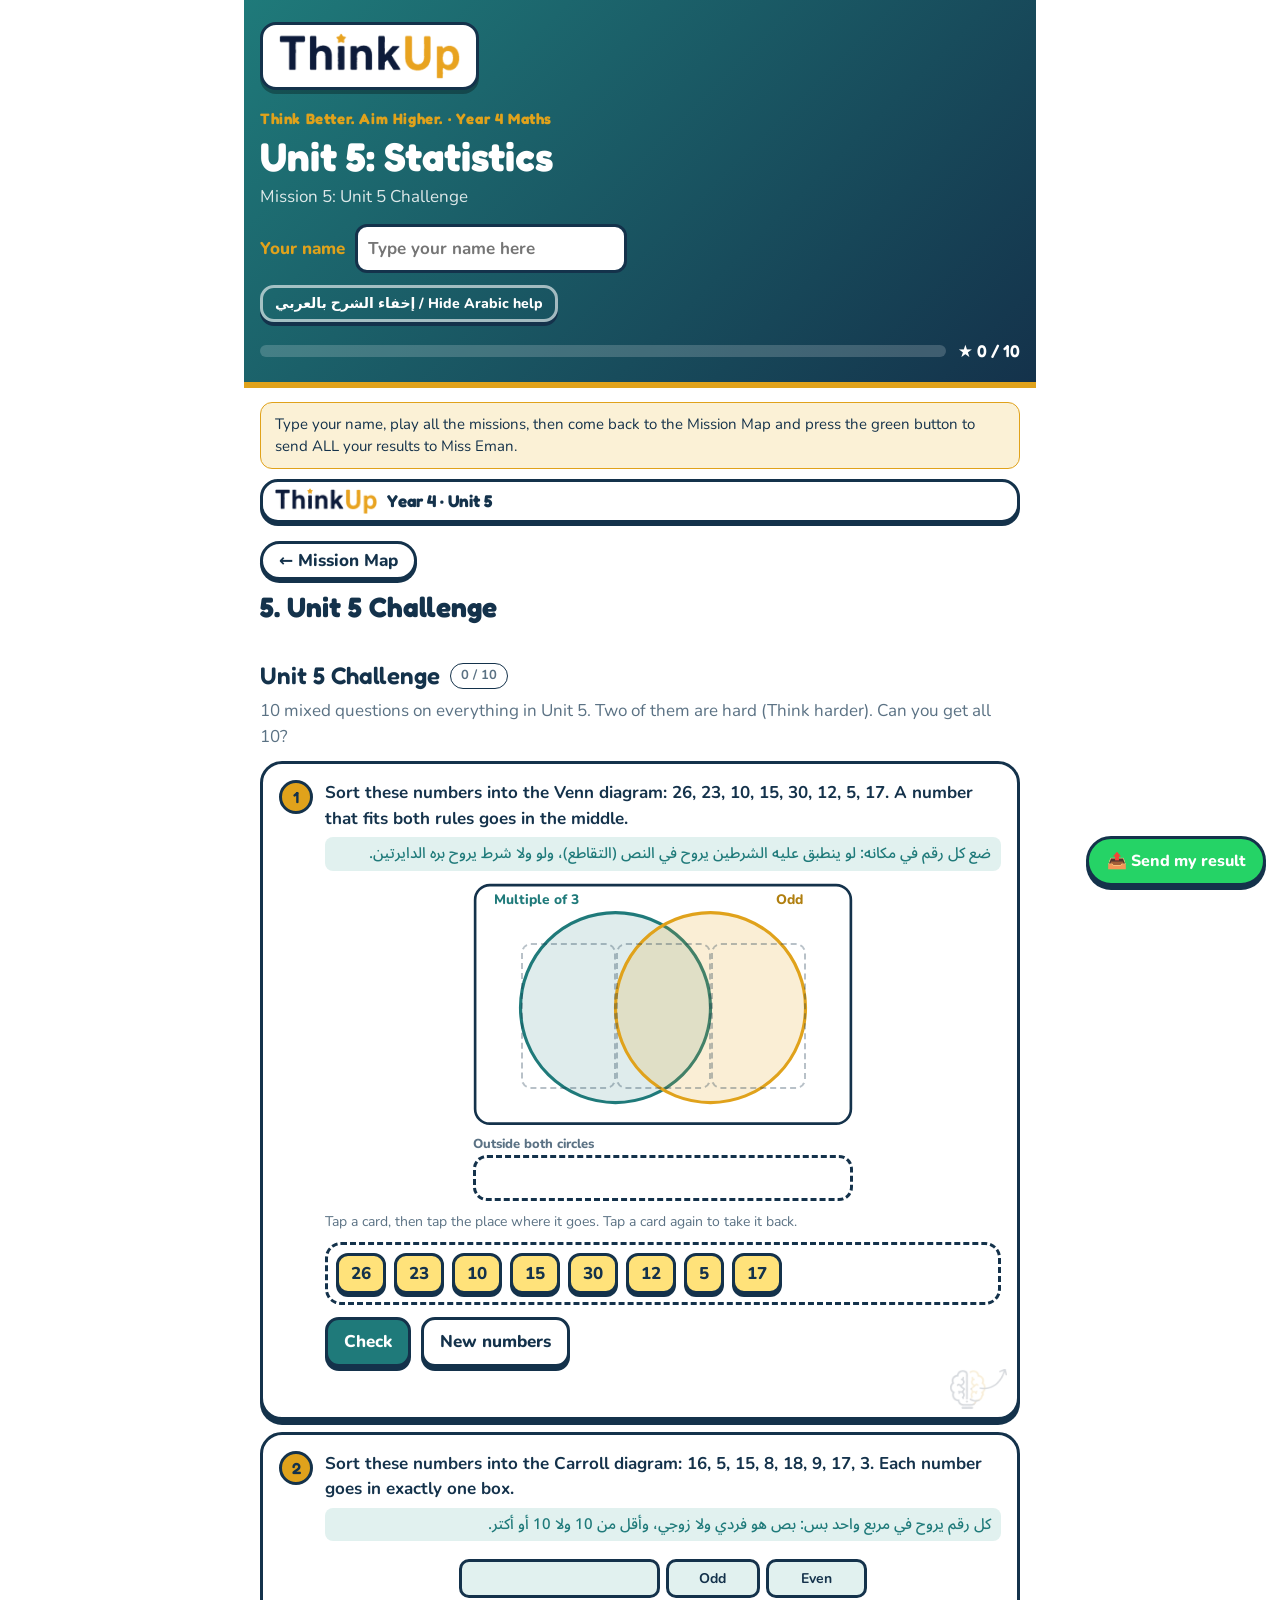
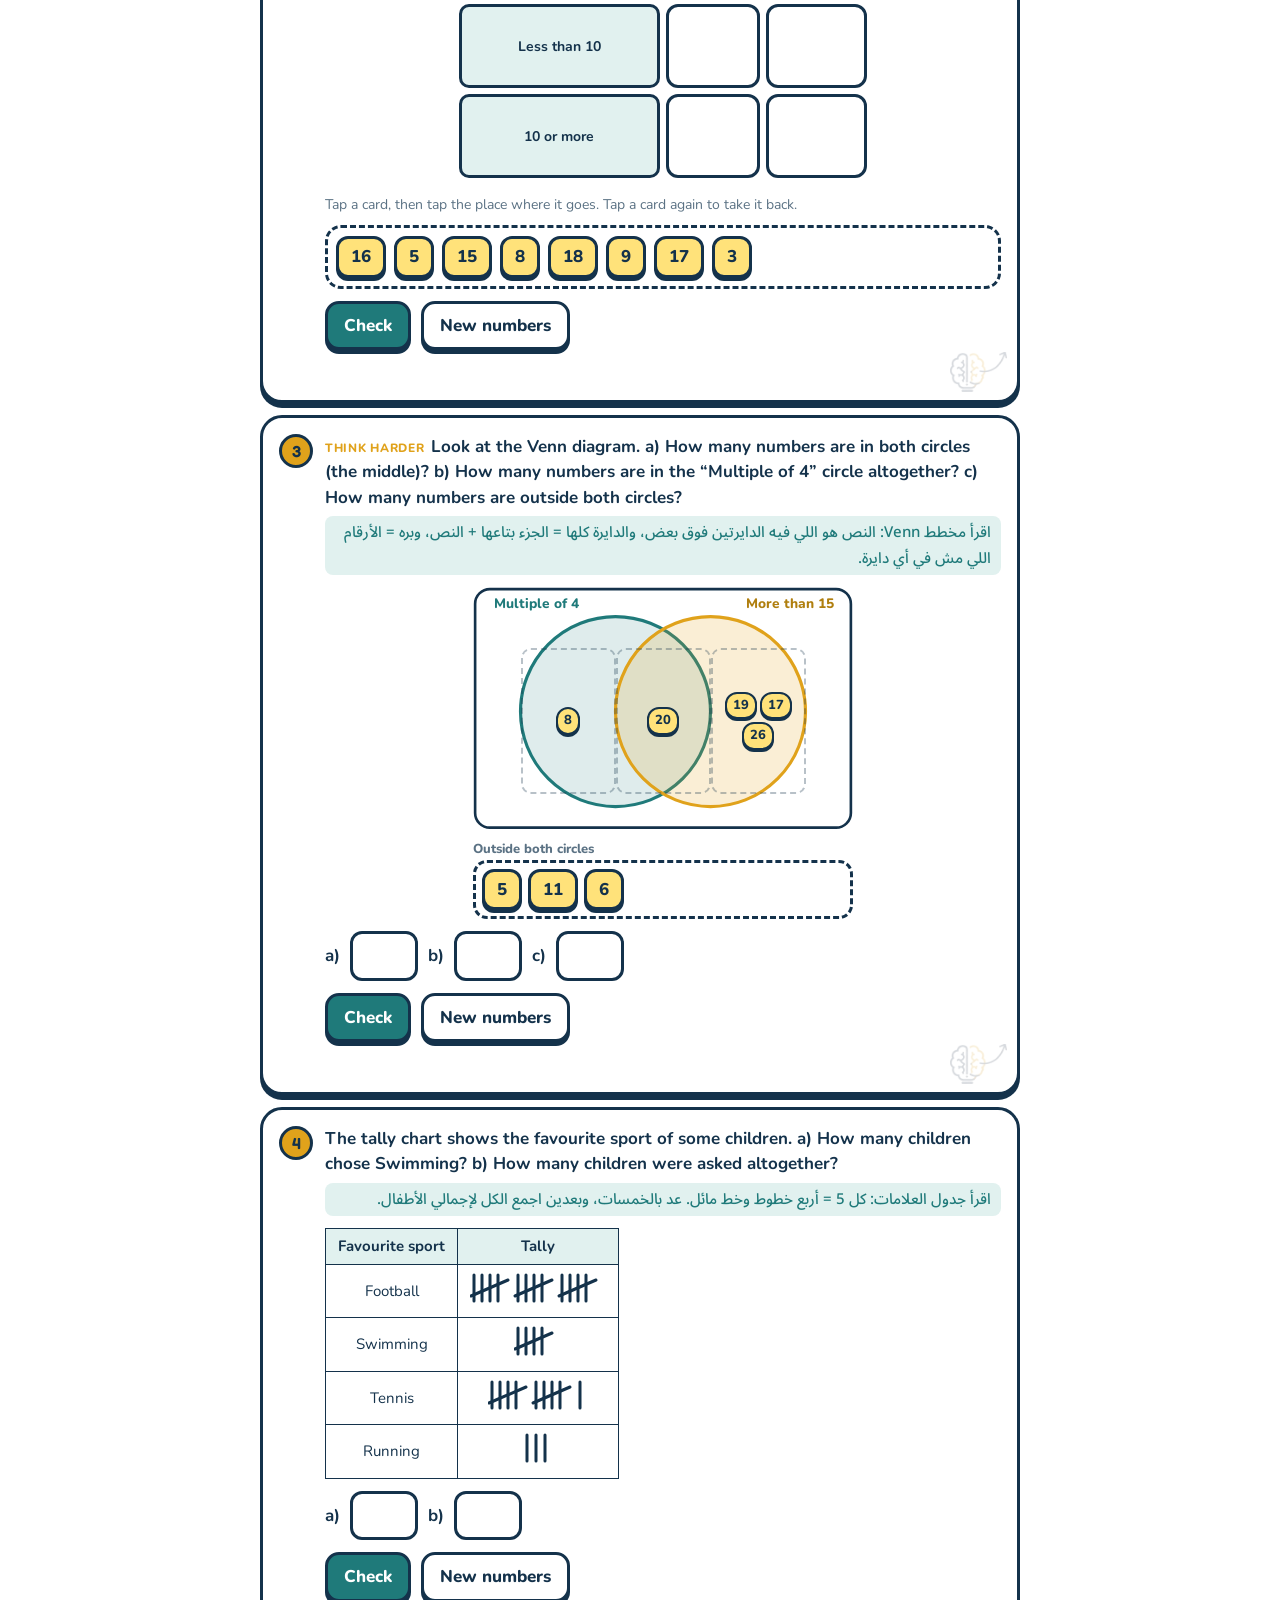
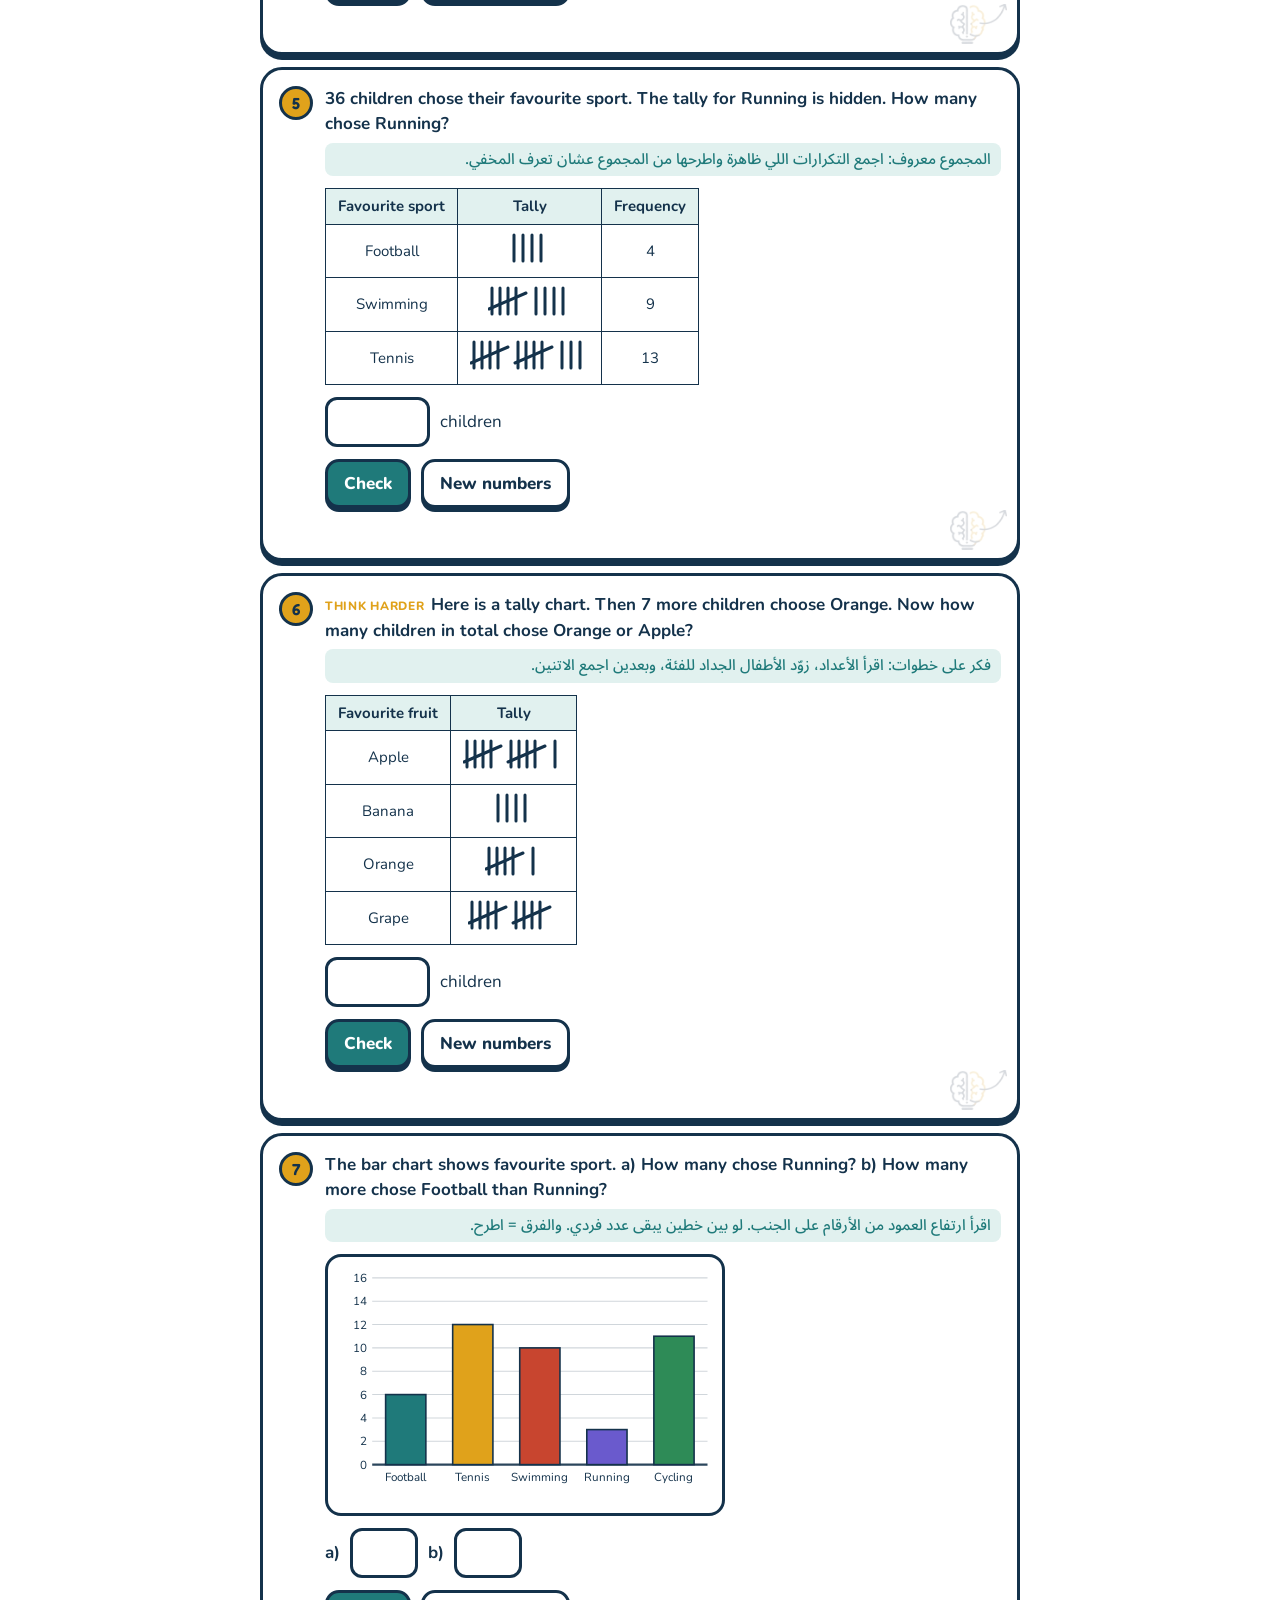
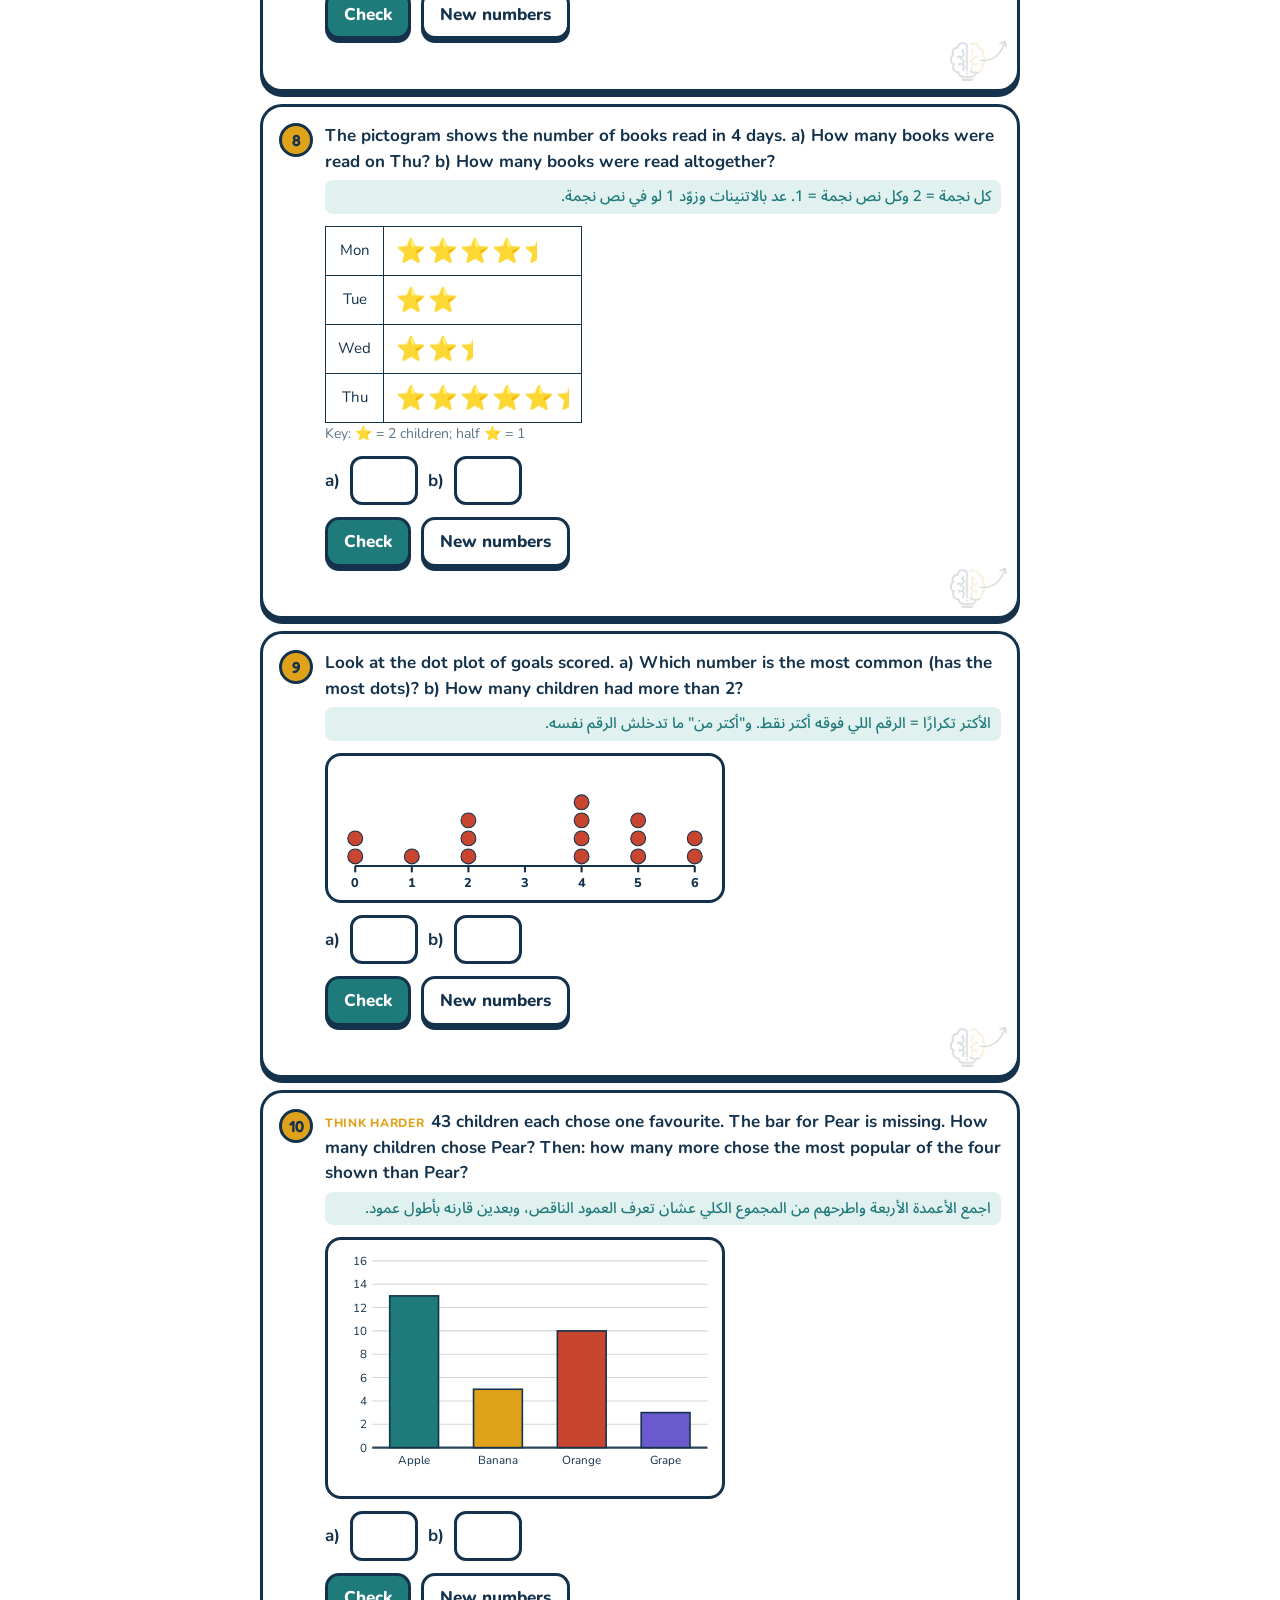
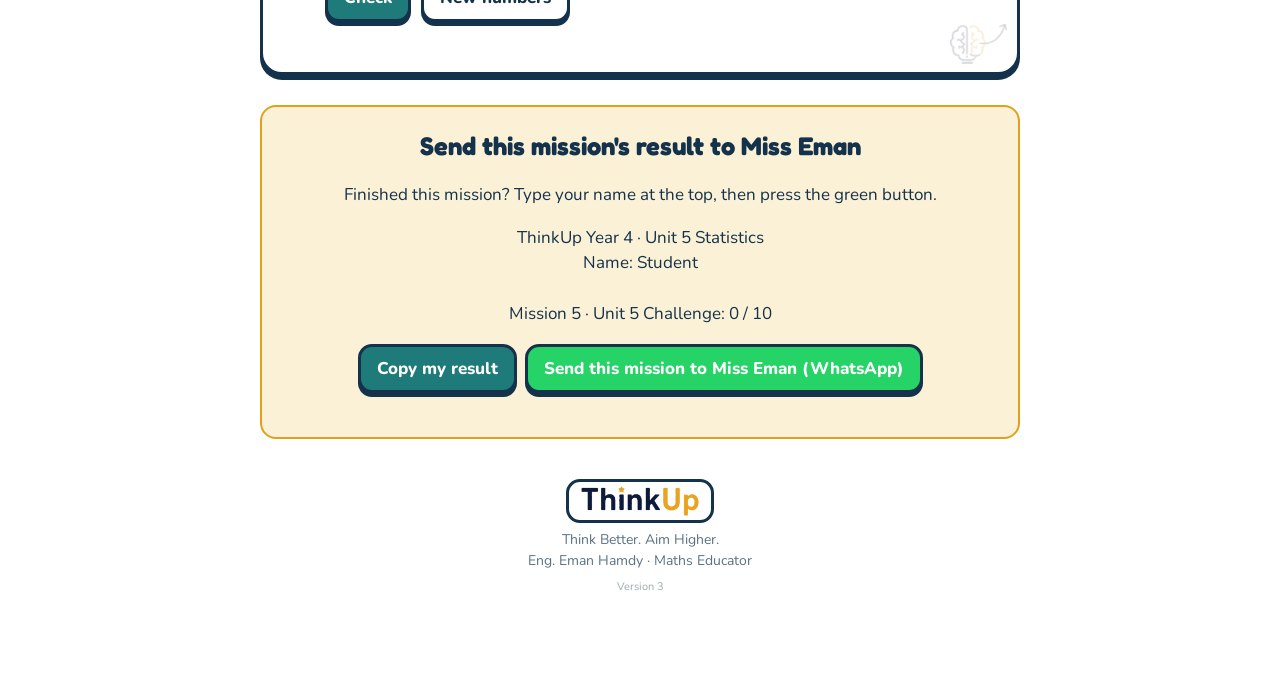
<file: mission-5.html>
<!doctype html>
<html lang="en"><head><meta charset="utf-8"><meta name="viewport" content="width=device-width,initial-scale=1,viewport-fit=cover">
<title>ThinkUp Year 4 Unit 5 Statistics</title>
<link rel="stylesheet" href="https://fonts.googleapis.com/css2?family=Fredoka:wght@500;600;700&family=Nunito:wght@400;600;700;800&family=Noto+Sans+Arabic:wght@500;700&display=swap">
<link rel="stylesheet" href="style.css"></head><body data-page="m5">
<div class="wrap">
<header><div class="in">
  <div class="tulogo"><img alt="ThinkUp" src="logo.png"></div><div class="brand">Think Better. Aim Higher. · Year 4 Maths</div>
  <h1>Unit 5: Statistics</h1>
  <p>Solve each question, then press <b>Check</b>. Wrong? Read the hint and try again. Tap cards and buttons to build your answers.</p>
  <div class="namebox"><label for="nm">Your name</label><input type="text" id="nm" maxlength="30" placeholder="Type your name here" autocomplete="off"></div>
  <div class="artog"><button type="button" id="artog">إخفاء الشرح بالعربي / Hide Arabic help</button></div>
  <div class="prog"><div class="bar"><i id="barfill"></i></div><div class="score" id="score">★ 0 / 0</div></div>
</div></header>
<nav id="nav" aria-label="Sections"></nav>
<div class="note" id="savenote" hidden></div>
<section id="sec-games"><h2>Games <small>play and learn</small></h2><p class="sub">Move the hands yourself, race the clock and match the times.</p><div class="games" id="games"></div></section>
<main id="main"></main>
<div class="win" id="resultcard"><h2>Send all my results to Miss Eman</h2><p>Finished the missions? Type your name at the top, then press the green button. All your results are sent in one message.</p><p id="resulttext" style="white-space:pre-line"></p><button type="button" id="copyres">Copy all my results</button><a class="wa" id="wa" href="#" target="_blank" rel="noopener">Send ALL results to Miss Eman (WhatsApp)</a><div class="fb info" id="copyfb"></div></div>
<div class="tb" id="teacher" hidden><h2>Teacher board</h2><p class="hint">Only you can see this. It lists the children who opened the page signed in and played.</p><div class="tbl"><table id="ttab"><thead><tr><th>Name</th><th>Questions</th><th>Time Race best</th><th>Memory moves</th><th>Drag rounds</th><th>Updated</th></tr></thead><tbody></tbody></table></div></div>
<div class="win" id="win"><h2>Mission complete! ★</h2><p>You finished every question in this mission. Show your teacher this screen.</p></div>
<footer><div class="tfoot"><img alt="ThinkUp" src="logo.png"><div>Think Better. Aim Higher.<br>Eng. Eman Hamdy · Maths Educator</div></div></footer>
</div>

<script src="app.js"></script>
</body></html>
</file>
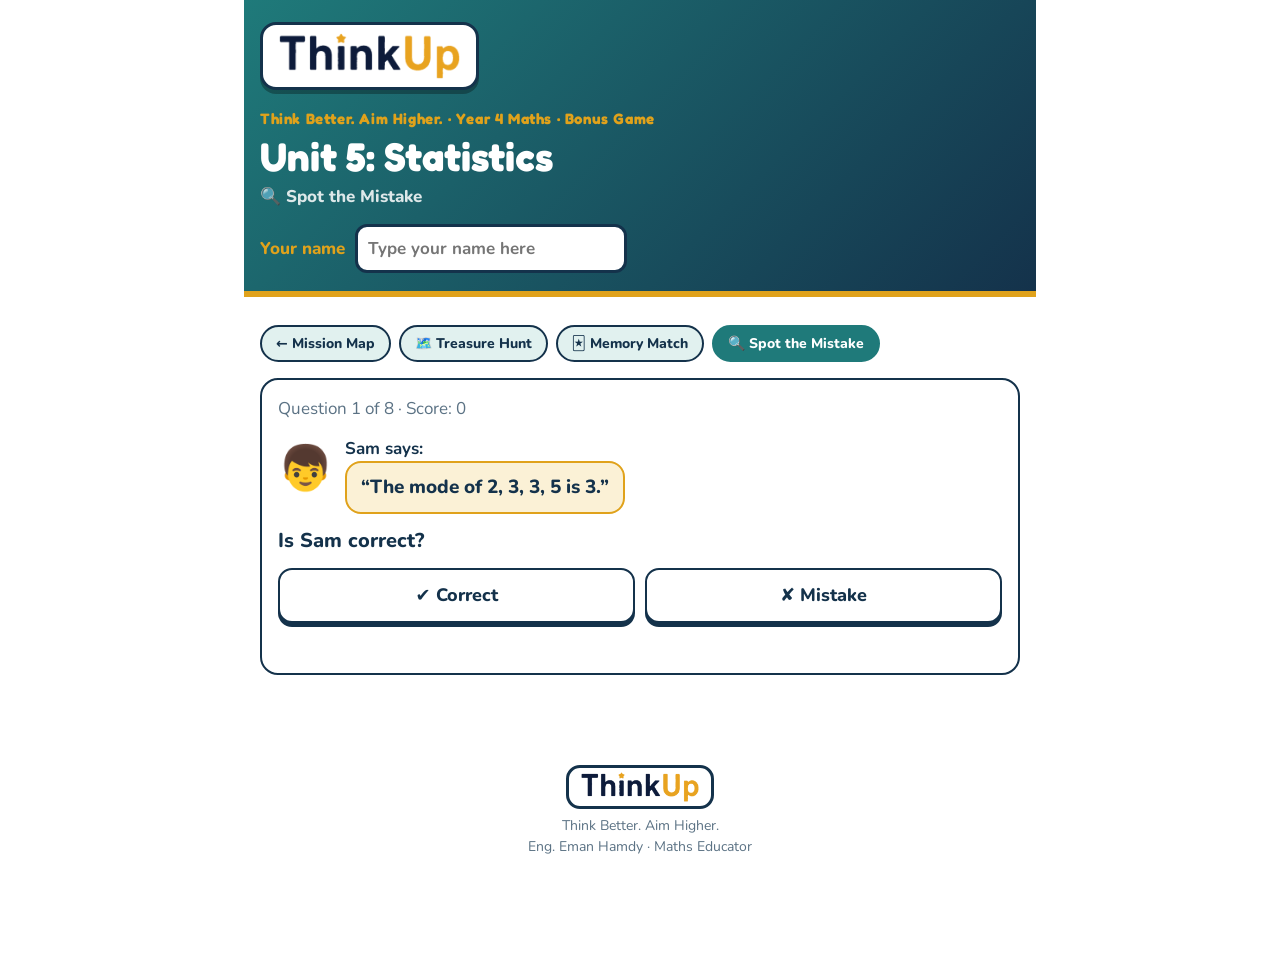
<file: mistake.html>
<!doctype html>
<html lang="en"><head><meta charset="utf-8"><meta name="viewport" content="width=device-width,initial-scale=1,viewport-fit=cover">
<title>ThinkUp Year 4 Unit 5 Bonus Game</title>
<link rel="stylesheet" href="https://fonts.googleapis.com/css2?family=Fredoka:wght@500;600;700&family=Nunito:wght@400;600;700;800&family=Noto+Sans+Arabic:wght@500;700&display=swap">
<link rel="stylesheet" href="style.css"><link rel="stylesheet" href="bonus.css"></head><body data-bonus="mistake">
<div class="wrap">
<header><div class="in">
  <div class="tulogo"><img alt="ThinkUp" src="logo.png"></div><div class="brand">Think Better. Aim Higher. · Year 4 Maths · Bonus Game</div>
  <h1 id="h1"></h1><p id="gname" style="font-weight:800;margin:4px 0"></p>
  <div class="namebox"><label for="nm">Your name</label><input type="text" id="nm" maxlength="30" placeholder="Type your name here" autocomplete="off"></div>
</div></header>
<div class="bn"><div id="app"></div></div>
<footer><div class="tfoot"><img alt="ThinkUp" src="logo.png"><div>Think Better. Aim Higher.<br>Eng. Eman Hamdy · Maths Educator</div></div></footer>
</div>
<script src="bonus-data.js"></script><script src="bonus.js"></script>
</body></html>
</file>
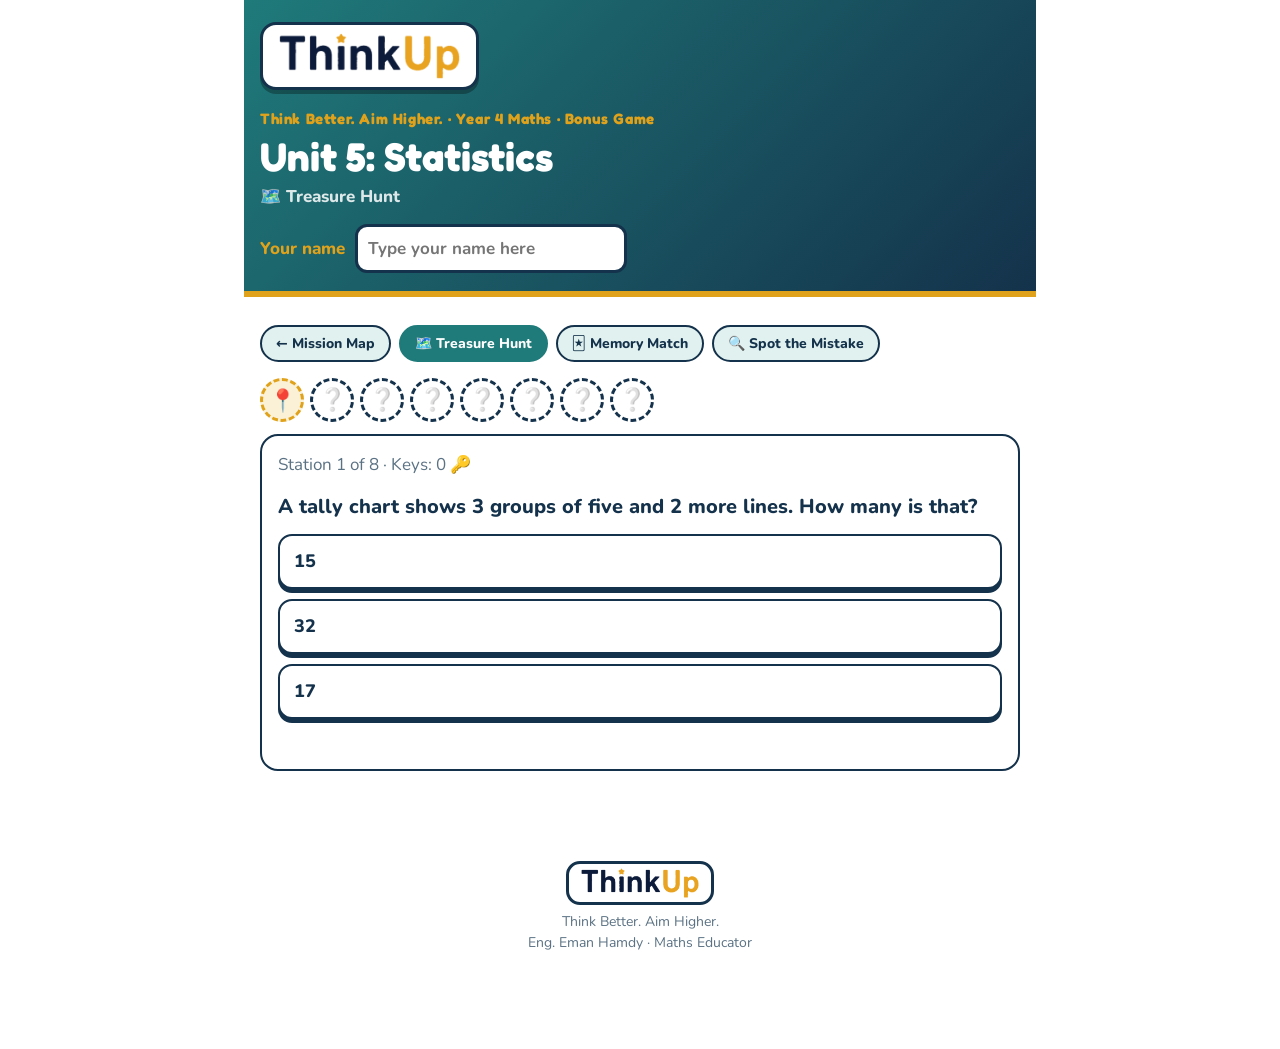
<file: treasure.html>
<!doctype html>
<html lang="en"><head><meta charset="utf-8"><meta name="viewport" content="width=device-width,initial-scale=1,viewport-fit=cover">
<title>ThinkUp Year 4 Unit 5 Bonus Game</title>
<link rel="stylesheet" href="https://fonts.googleapis.com/css2?family=Fredoka:wght@500;600;700&family=Nunito:wght@400;600;700;800&family=Noto+Sans+Arabic:wght@500;700&display=swap">
<link rel="stylesheet" href="style.css"><link rel="stylesheet" href="bonus.css"></head><body data-bonus="treasure">
<div class="wrap">
<header><div class="in">
  <div class="tulogo"><img alt="ThinkUp" src="logo.png"></div><div class="brand">Think Better. Aim Higher. · Year 4 Maths · Bonus Game</div>
  <h1 id="h1"></h1><p id="gname" style="font-weight:800;margin:4px 0"></p>
  <div class="namebox"><label for="nm">Your name</label><input type="text" id="nm" maxlength="30" placeholder="Type your name here" autocomplete="off"></div>
</div></header>
<div class="bn"><div id="app"></div></div>
<footer><div class="tfoot"><img alt="ThinkUp" src="logo.png"><div>Think Better. Aim Higher.<br>Eng. Eman Hamdy · Maths Educator</div></div></footer>
</div>
<script src="bonus-data.js"></script><script src="bonus.js"></script>
</body></html>
</file>
<file: style.css>
/* Layout: a calm worksheet-like column. Navy header, section chips, one card per question, big friendly feedback. */
:root{
  --bg:#F3F8F8; --card:#FFFFFF; --ink:#14324B; --muted:#5B7284; --line:#D3E2E4;
  --teal:#1F7A7A; --teal-soft:#E1F1EF; --gold:#E0A21B; --gold-soft:#FBF1D6;
  --good:#1E8A4C; --good-soft:#DDF3E6; --bad:#B8402F; --bad-soft:#FBE4DF;
  --face:#FFFFFF; --tick:#14324B; --hand-h:#14324B; --hand-m:#C8452F;
  --head:#14324B; --head-ink:#FFFFFF;
  --display:'Fredoka','Trebuchet MS',system-ui,sans-serif; --body:'Nunito','Segoe UI',system-ui,sans-serif;
}
@media (prefers-color-scheme: dark){:root:not([data-theme="light"]){
  --bg:#0E1B26; --card:#162736; --ink:#E7F0F3; --muted:#9DB3C0; --line:#28414F;
  --teal:#58C2B9; --teal-soft:#16373A; --gold:#F0B83A; --gold-soft:#3A3014;
  --good:#5ED08C; --good-soft:#15372A; --bad:#F08C7C; --bad-soft:#3F2420;
  --face:#1C3243; --tick:#DCE9EE; --hand-h:#E7F0F3; --hand-m:#F08C7C; --head:#0A141D; --head-ink:#FFFFFF; color-scheme:dark}}
:root[data-theme="dark"]{
  --bg:#0E1B26; --card:#162736; --ink:#E7F0F3; --muted:#9DB3C0; --line:#28414F;
  --teal:#58C2B9; --teal-soft:#16373A; --gold:#F0B83A; --gold-soft:#3A3014;
  --good:#5ED08C; --good-soft:#15372A; --bad:#F08C7C; --bad-soft:#3F2420;
  --face:#1C3243; --tick:#DCE9EE; --hand-h:#E7F0F3; --hand-m:#F08C7C; --head:#0A141D; --head-ink:#FFFFFF; color-scheme:dark}
*{box-sizing:border-box}
body{background:var(--bg);color:var(--ink);font-family:var(--body);font-size:17px;line-height:1.5;margin:0;
  padding-left:max(16px,env(safe-area-inset-left,0px));padding-right:max(16px,env(safe-area-inset-right,0px));padding-block:0 48px}
.wrap{max-width:760px;margin:0 auto}
header{background:var(--head);color:var(--head-ink);margin:0 calc(-1*max(16px,env(safe-area-inset-left,0px)));padding:22px max(16px,env(safe-area-inset-left,0px)) 18px}
header .in{max-width:760px;margin:0 auto}
.brand{font-family:var(--display);font-weight:700;font-size:15px;letter-spacing:.04em;color:var(--gold)}
h1{font-family:var(--display);font-weight:700;font-size:clamp(28px,6vw,40px);line-height:1.1;margin:4px 0 6px;text-wrap:balance}
header p{margin:0;opacity:.85;max-width:52ch}
.prog{display:flex;align-items:center;gap:12px;margin-top:16px}
.bar{flex:1;height:12px;border-radius:99px;background:rgba(255,255,255,.18);overflow:hidden}
.bar i{display:block;height:100%;width:0;background:var(--gold);border-radius:99px;transition:width .4s}
.score{font-family:var(--display);font-weight:600;white-space:nowrap}
nav{display:flex;gap:8px;flex-wrap:wrap;margin:18px 0 6px}
nav a{font-weight:700;font-size:14px;text-decoration:none;color:var(--teal);background:var(--teal-soft);padding:7px 13px;border-radius:99px;border:1.5px solid transparent}
nav a:hover,nav a:focus-visible{border-color:var(--teal);outline:none}
nav a.done{background:var(--good-soft);color:var(--good)}
section{margin-top:30px}
section>h2{font-family:var(--display);font-weight:600;font-size:24px;margin:0 0 4px;display:flex;align-items:center;gap:10px}
section>h2 small{font-family:var(--body);font-size:13px;font-weight:700;color:var(--muted);background:var(--card);border:1px solid var(--line);border-radius:99px;padding:2px 10px}
section>p.sub{margin:0 0 12px;color:var(--muted)}
.q{background:var(--card);border:1.5px solid var(--line);border-radius:14px;padding:16px 16px 14px;margin-top:12px;min-width:0}
.q.ok{border-color:var(--good)}
.qh{display:flex;gap:12px;align-items:flex-start}
.num{flex:none;width:34px;height:34px;border-radius:50%;background:var(--teal);color:#fff;font-family:var(--display);font-weight:600;display:grid;place-items:center;font-size:16px}
.q.ok .num{background:var(--good)}
.prompt{font-weight:700;min-width:0}
.prompt .tag{display:inline-block;font-size:12px;font-weight:800;letter-spacing:.06em;text-transform:uppercase;color:var(--gold);margin-right:6px}
.body{margin:12px 0 0 46px;display:flex;flex-direction:column;gap:12px;min-width:0}
.row{display:flex;flex-wrap:wrap;gap:10px;align-items:center}
.row label{font-weight:700}
input[type=text]{font:inherit;font-weight:700;width:6.2em;padding:9px 10px;border-radius:10px;border:2px solid var(--line);background:var(--bg);color:var(--ink);text-align:center}
input[type=text]:focus-visible{outline:none;border-color:var(--teal)}
input[type=text][disabled]{opacity:.8}
button{font:inherit;font-weight:800;cursor:pointer;border-radius:10px;border:2px solid var(--teal);background:var(--teal);color:#fff;padding:9px 16px}
button.ghost{background:transparent;color:var(--teal)}
button:focus-visible{outline:3px solid var(--gold);outline-offset:2px}
button[disabled]{opacity:.5;cursor:default}
.opts{display:flex;flex-wrap:wrap;gap:10px}
.opt{background:var(--bg);color:var(--ink);border:2px solid var(--line);padding:10px 16px;min-width:5.5em}
.opt.sel{border-color:var(--teal);background:var(--teal-soft);color:var(--ink)}
.opt.right{border-color:var(--good);background:var(--good-soft)}
.fb{min-height:1.4em;font-weight:700}
.fb.good{color:var(--good)}.fb.bad{color:var(--bad)}.fb.info{color:var(--muted)}
.clocks{display:flex;flex-wrap:wrap;gap:14px;align-items:flex-end}
.cw{display:flex;flex-direction:column;align-items:center;gap:2px;font-weight:800;color:var(--muted);font-size:14px}
svg.clock{width:132px;height:132px;display:block}
svg.clock.big{width:164px;height:164px}
.face{fill:var(--face);stroke:var(--tick);stroke-width:3}
.tk{stroke:var(--tick);stroke-linecap:round}
.nm{fill:var(--tick);font-family:var(--display);font-weight:600;font-size:17px;text-anchor:middle;dominant-baseline:central}
.hh{stroke:var(--hand-h);stroke-width:7;stroke-linecap:round}
.mh{stroke:var(--hand-m);stroke-width:4.5;stroke-linecap:round}
.pin{fill:var(--tick)}
.stepper{display:flex;align-items:center;gap:8px}
.stepper b{min-width:2.4ch;text-align:center;font-family:var(--display);font-size:20px}
.stepper button{padding:4px 12px;font-size:20px;line-height:1.1}
.cur{font-family:var(--display);font-weight:600;font-size:20px;color:var(--teal)}
.tbl{overflow-x:auto;max-width:100%}
table{border-collapse:collapse;font-size:15px}
th,td{border:1.5px solid var(--line);padding:6px 12px;text-align:center;white-space:nowrap}
th{background:var(--teal-soft);color:var(--ink)}
td.w{font-weight:800;background:var(--gold-soft)}
.cal td{width:2.4em;height:2.2em;padding:2px}
.again{align-self:flex-start}
footer{margin-top:40px;color:var(--muted);font-size:14px;text-align:center}
.win{display:none;margin-top:30px;background:var(--gold-soft);border:2px solid var(--gold);border-radius:16px;padding:20px;text-align:center}
.win h2{font-family:var(--display);margin:0 0 4px}
.win.show{display:block}
@media (max-width:520px){.body{margin-left:0}.qh{align-items:center}}
@media (prefers-reduced-motion:reduce){.bar i{transition:none}}

.namebox{display:flex;flex-wrap:wrap;gap:10px;align-items:center;margin-top:14px}
.namebox label{font-weight:800;color:var(--gold)}
.namebox input{width:min(16em,100%);background:rgba(255,255,255,.95);color:#14324B;border-color:transparent;text-align:left}
.games{display:grid;gap:14px;margin-top:12px}
.g{background:var(--card);border:1.5px solid var(--line);border-radius:16px;padding:16px;min-width:0}
.g h3{font-family:var(--display);font-weight:600;font-size:20px;margin:0 0 2px;display:flex;gap:10px;align-items:center;flex-wrap:wrap}
.g h3 .pill{font-family:var(--body);font-size:12px;font-weight:800;background:var(--gold-soft);color:var(--ink);border:1px solid var(--gold);border-radius:99px;padding:2px 10px}
.g p{margin:0 0 10px;color:var(--muted)}
.gbody{display:flex;flex-direction:column;gap:12px;align-items:flex-start}
.big{font-family:var(--display);font-size:30px;font-weight:700;color:var(--teal);letter-spacing:.02em}
.timer{height:10px;border-radius:99px;background:var(--line);overflow:hidden;align-self:stretch;max-width:360px}
.timer i{display:block;height:100%;width:100%;background:var(--gold);transform-origin:left;transition:width .25s linear}
.mem{display:grid;grid-template-columns:repeat(4,minmax(0,1fr));gap:8px;width:min(100%,420px)}
.card{aspect-ratio:1/1;border-radius:12px;border:2px solid var(--line);background:var(--teal);color:#fff;display:grid;place-items:center;padding:4px;cursor:pointer;font-family:var(--display);font-weight:600;font-size:20px;min-width:0}
.card.up{background:var(--bg);color:var(--ink);cursor:default}
.card.up svg.clock{width:100%;height:auto}
.card.gone{background:var(--good-soft);border-color:var(--good);color:var(--good);cursor:default}
.card .apl{font-size:11px;font-family:var(--body);font-weight:800;color:var(--muted)}
.card .qm{font-size:26px}
.shake{animation:shk .25s}
@keyframes shk{25%{transform:translateX(-6px)}75%{transform:translateX(6px)}}
svg.drag{touch-action:none;cursor:grab;user-select:none;-webkit-user-select:none}
svg.drag .handle{fill:var(--gold);stroke:var(--tick);stroke-width:2}
.hint{font-size:14px;color:var(--muted)}
.tb{margin-top:30px;background:var(--card);border:2px dashed var(--teal);border-radius:16px;padding:16px}
.tb h2{font-family:var(--display);margin:0 0 4px}
.note{background:var(--gold-soft);border:1.5px solid var(--gold);border-radius:12px;padding:10px 14px;font-size:15px;margin-top:14px}
@media (prefers-reduced-motion:reduce){.shake{animation:none}.timer i{transition:none}}
.ar{margin:6px 0 0;font-family:'Noto Sans Arabic','Segoe UI',Tahoma,sans-serif;font-weight:500;font-size:15px;line-height:1.7;color:var(--teal);direction:rtl;text-align:right;background:var(--teal-soft);border-radius:8px;padding:4px 10px}
body.noar .ar{display:none}
.artog{margin-top:12px}.artog button{background:transparent;color:#fff;border-color:rgba(255,255,255,.6);padding:5px 12px;font-size:14px}
.handle.hh2{fill:var(--teal)}
svg.night .face{fill:var(--night)}
:root{--night:#DDE7F6}
@media (prefers-color-scheme: dark){:root:not([data-theme="light"]){--night:#0F2236}}
:root[data-theme="dark"]{--night:#0F2236}

.maplist{display:grid;gap:12px;margin-top:18px}
.mc{display:flex;gap:14px;align-items:center;border:2px solid var(--teal);border-radius:18px;padding:14px 16px;background:var(--card);color:var(--ink);text-decoration:none;min-width:0}
.mc.final{border-color:var(--gold)}
.mc .no{flex:none;width:44px;height:44px;border-radius:50%;background:var(--teal);color:#fff;display:grid;place-items:center;font-family:var(--display);font-weight:700;font-size:20px}
.mc.final .no{background:var(--gold);color:#14324B}
.mc .tx{flex:1;min-width:0}.mc b{display:block;font-family:var(--display);font-size:20px;font-weight:600;line-height:1.2}
.mc .tg{display:block;font-size:12px;font-weight:800;letter-spacing:.05em;color:var(--teal);margin-top:2px}.mc.final .tg{color:var(--gold)}
.mc .ds{display:block;font-size:14px;color:var(--muted);margin-top:2px}
.mc .go{flex:none;background:var(--teal);color:#fff;font-weight:800;border-radius:10px;padding:9px 16px;font-size:15px}
.mc.final .go{background:var(--gold);color:#14324B}
.mc .st{display:block;font-size:13px;font-weight:800;color:var(--good);margin-top:3px}
.mc:hover,.mc:focus-visible{outline:none;box-shadow:0 0 0 3px var(--gold)}
.back{display:inline-block;margin-top:18px;font-weight:800;color:var(--teal);text-decoration:none}
.mission{display:none}.mission.on{display:block}
#mapview.off{display:none}
@media (max-width:520px){.mc{flex-wrap:wrap}.mc .go{margin-left:58px}}

/* ===== Cartoon theme ===== */
:root{--bg:#FFF6D8;--line:#14324B;--ink:#14324B;--card:#fff}
body{background:var(--bg) radial-gradient(circle at 10% 10%,#ffe9a8 0 6%,transparent 6.5%),radial-gradient(circle at 92% 30%,#bfe9ff 0 7%,transparent 7.5%),radial-gradient(circle at 15% 80%,#ffc9d9 0 6%,transparent 6.5%);background-attachment:fixed}
header{background:linear-gradient(135deg,#1F7A7A,#14324B);border-bottom:6px solid var(--gold)}
.q,.g,.tb{border:3px solid #14324B;border-radius:22px;box-shadow:0 5px 0 #14324B}
.q.ok{border-color:var(--good);box-shadow:0 5px 0 var(--good)}
button{border:3px solid #14324B;border-radius:14px;box-shadow:0 4px 0 #14324B;transition:transform .08s,box-shadow .08s}
button:active:not([disabled]){transform:translateY(3px);box-shadow:0 1px 0 #14324B}
button.ghost{background:#fff;color:#14324B}
.opt{background:#fff;font-size:18px}
.num{border:3px solid #14324B;background:var(--gold);color:#14324B}
.q.ok .num{background:var(--good);color:#fff}
input[type=text]{border:3px solid #14324B;border-radius:12px;background:#fff}
.maplist{grid-template-columns:repeat(2,minmax(0,1fr));gap:18px;margin-top:20px}
.mc{display:flex;flex-direction:column;align-items:center;text-align:center;gap:8px;border:4px solid #14324B;border-radius:28px;padding:18px 14px 16px;box-shadow:0 7px 0 #14324B;position:relative;transition:transform .15s}
.mc:nth-child(odd){transform:rotate(-1.2deg)}.mc:nth-child(even){transform:rotate(1.2deg)}
.mc:hover,.mc:focus-visible{transform:translateY(-5px) rotate(0);box-shadow:0 12px 0 #14324B;outline:none}
.mc:nth-child(1){background:#C8F1E4}.mc:nth-child(2){background:#CFE6FF}.mc:nth-child(3){background:#FFD6E3}.mc:nth-child(4){background:#E5DAFF}
.mc.final{grid-column:1/-1;background:linear-gradient(135deg,#FFE27A,#FFB347);border-color:#14324B}
.mc .no{position:absolute;top:-14px;left:-10px;width:40px;height:40px;border:3px solid #14324B;background:#fff;color:#14324B;font-size:20px}
.mc .em{font-size:64px;line-height:1;filter:drop-shadow(0 4px 0 rgba(20,50,75,.25));animation:bob 2.4s ease-in-out infinite}
.mc:nth-child(2) .em{animation-delay:.3s}.mc:nth-child(3) .em{animation-delay:.6s}.mc:nth-child(4) .em{animation-delay:.9s}
@keyframes bob{50%{transform:translateY(-7px) rotate(-4deg)}}
.mc b{font-size:20px}.mc .tg{color:#14324B;opacity:.7}.mc.final .tg{color:#14324B}
.mc .ds{color:#14324B;opacity:.85;font-size:14px}
.mc .go{background:#14324B;color:#fff;font-family:var(--display);font-size:20px;padding:8px 34px;border-radius:99px;margin-top:4px;box-shadow:0 4px 0 rgba(0,0,0,.25)}
.mc.final .go{background:#C8452F}
.mc .st{background:#fff;border:2px solid #14324B;border-radius:99px;padding:1px 10px;color:#14324B}
@media (prefers-reduced-motion:reduce){.mc .em{animation:none}}
.mc{flex-wrap:nowrap!important;justify-content:flex-start}.mc .tx{width:100%;flex:0 1 auto;overflow-wrap:anywhere}.mc .go{margin-left:0!important;margin-top:auto}.mc .tg{font-size:11px}
@media (max-width:420px){.maplist{grid-template-columns:1fr}.mc:nth-child(n){transform:none}}
.back{background:#fff;border:3px solid #14324B;border-radius:99px;padding:4px 16px;box-shadow:0 3px 0 #14324B;color:#14324B}
.mascot{font-size:56px;line-height:1}
.gtip{background:#fff;border:3px dashed #14324B;border-radius:16px;padding:8px 12px;font-size:15px}
.gtip .ar{margin-top:4px}
.big{font-size:34px;background:#FFE27A;border:3px solid #14324B;border-radius:16px;padding:2px 16px;color:#14324B}
.timer{height:18px;border:3px solid #14324B;background:#fff}.timer i{background:#C8452F}
.card{border:3px solid #14324B;border-radius:16px;background:linear-gradient(135deg,#FF8FB1,#FFB347);box-shadow:0 3px 0 #14324B}
.card.up{background:#fff}.card.gone{background:var(--good-soft)}
.wa{display:inline-block;background:#25D366;color:#fff;font-weight:800;text-decoration:none;border:3px solid #14324B;border-radius:14px;padding:9px 16px;box-shadow:0 4px 0 #14324B;margin-left:8px}
.conf{position:fixed;top:-20px;font-size:26px;pointer-events:none;z-index:99;animation:fall 1.6s linear forwards}
@keyframes fall{to{transform:translateY(110vh) rotate(540deg)}}
.tulogo{display:inline-block;background:#fff;border:3px solid #14324B;border-radius:16px;padding:6px 12px;box-shadow:0 4px 0 rgba(0,0,0,.3);margin-bottom:10px}.tulogo img{display:block;height:34px;width:auto}
.tfoot{display:flex;flex-direction:column;align-items:center;gap:6px;margin-top:40px}.tfoot img{height:44px;background:#fff;border:3px solid #14324B;border-radius:14px;padding:4px 12px}
.mhead{display:flex;align-items:center;gap:10px;margin-top:10px;background:#fff;border:3px solid #14324B;border-radius:18px;padding:6px 12px;box-shadow:0 3px 0 #14324B}.mhead img{height:26px}.mhead span{font-family:var(--display);font-weight:700;color:#14324B}

/* ThinkUp identity */
.tulogo{background:#fff;padding:8px 16px}.tulogo img{height:46px}
.gribbon{display:flex;align-items:center;gap:10px;margin:-16px -16px 12px;padding:8px 14px;background:linear-gradient(90deg,#14324B,#1F7A7A);border-radius:18px 18px 0 0;color:#fff;font-family:var(--display);font-weight:600}
.gribbon img{height:26px;background:#fff;border-radius:10px;padding:3px 8px}.gribbon span{color:#FFD25E;font-size:15px}
.q,.g{position:relative}

.q,.g{position:relative}
.q::after,.g::after{content:"";position:absolute;right:10px;bottom:8px;width:58px;height:40px;background:url(brain.png) center/contain no-repeat;opacity:.16;pointer-events:none}

#fsend{position:fixed;right:14px;bottom:14px;z-index:60;background:#25D366;color:#fff;border:3px solid #14324B;border-radius:99px;padding:10px 18px;font-size:16px;box-shadow:0 4px 0 #14324B}

/* Unit 5 components */
.sorter{display:flex;flex-direction:column;gap:10px;align-items:stretch}
.pool{display:flex;flex-wrap:wrap;gap:8px;min-height:48px;padding:8px;border:3px dashed #14324B;border-radius:16px;background:#fff}
.chip{background:#FFE27A;color:#14324B;border:3px solid #14324B;border-radius:12px;padding:5px 12px;font-size:17px;box-shadow:0 3px 0 #14324B}
.chip.sel{background:#C8F1E4;outline:3px solid #C8452F}
.venn{position:relative;width:min(100%,380px);aspect-ratio:360/230;align-self:center}
.venn svg{position:absolute;inset:0;width:100%;height:100%}
.venn .zone{position:absolute;display:flex;flex-wrap:wrap;gap:3px;align-content:center;justify-content:center;border:2px dashed rgba(20,50,75,.3);border-radius:10px;padding:2px;overflow:hidden}
.venn .chip{padding:2px 6px;font-size:13px;border-width:2px;box-shadow:0 2px 0 #14324B}
.outwrap{width:min(100%,380px);align-self:center}.outl{font-weight:800;font-size:13px;color:var(--muted)}
.outwrap .zone{display:flex;flex-wrap:wrap;gap:6px;min-height:46px;border:3px dashed #14324B;border-radius:14px;padding:6px;background:#fff}
.carroll{border-collapse:separate;border-spacing:6px;align-self:center;width:min(100%,420px)}
.carroll th{background:#E1F1EF;border:3px solid #14324B;border-radius:10px;padding:6px 8px;font-size:14px;white-space:normal}
.carroll td{border:3px solid #14324B;border-radius:12px;background:#fff;padding:4px;vertical-align:top;height:84px}
.carroll .zone{display:flex;flex-wrap:wrap;gap:4px;min-height:70px;height:100%}
.zone{cursor:pointer}
svg.tally line{stroke:var(--ink);stroke-width:3;stroke-linecap:round}
.tallybig{background:#fff;border:3px solid #14324B;border-radius:16px;padding:12px 18px;min-height:64px;display:flex;align-items:center}
.tallybig svg{height:44px;width:auto}
.dt td,.dt th{white-space:normal}
.dt td.ic{font-size:24px;text-align:left;letter-spacing:2px}
.half{display:inline-block;width:.55em;overflow:hidden;vertical-align:bottom}
.tb2{display:flex;flex-direction:column;gap:8px}
.trow{display:flex;align-items:center;gap:8px;flex-wrap:wrap}.trow b{min-width:5.5em}
.tn{min-width:2ch;text-align:center;font-family:var(--display);font-weight:700;font-size:20px}
.sm{padding:2px 12px;font-size:20px;line-height:1.2;border-radius:10px}
.chartbox{background:#fff;border:3px solid #14324B;border-radius:16px;padding:6px;max-width:400px}
svg.chart{width:100%;height:auto;display:block}
.bctr{display:flex;flex-wrap:wrap;gap:8px;margin-top:8px}.bc{display:flex;align-items:center;gap:6px;flex-wrap:wrap}

body{padding-bottom:96px!important}

/* mistake detective */
.mdstage{width:100%;margin:8px 0}.mdstage .chartbox{margin:8px 0}
.mdstage [data-m]{cursor:pointer}
.mdstage td[data-m]:hover,.mdstage .keybox:hover{background:rgba(228,105,74,.15)}
.mdstage .found{background:#CFF0D8!important;outline:3px solid #2E8B57;border-radius:6px}
.mdstage g.found rect.hit{fill:rgba(46,139,87,.28);stroke:#2E8B57;stroke-width:3}
.mdstage .keybox{display:inline-block;border:3px dashed #C8452F;border-radius:10px;padding:6px 12px;font-weight:800;margin:6px 0;color:#C8452F}
.mdlog{display:grid;gap:6px;margin:8px 0}.mdlog .item{background:#DDF3E4;border:2.5px solid var(--ink);border-radius:10px;padding:6px 10px;font-size:14px}

.mdinfo{font-weight:800;font-size:15px;background:#FBE9B7;border:2.5px solid var(--ink);border-radius:12px;padding:8px 12px;margin:6px 0}

/* data dragon */
.bossbox{text-align:center;margin:6px 0}.hp5{display:flex;gap:3px;margin:4px 0 10px}.hp5 i{flex:1;height:16px;border:2px solid var(--ink);border-radius:5px;background:#C8452F}.hp5 i.off{background:#fff}
.bbq{font-weight:800;font-size:18px;margin:6px 0}.bbq .picbig{font-size:30px;margin:6px 0}.winb{font-family:var(--display);font-size:24px;color:#2E8B57}
</file>
<file: bonus.css>
.bn{max-width:760px;margin:0 auto;padding:18px 0 40px}
.bn h2{font-family:var(--display);font-size:26px;margin:6px 0}
.bn .sub{color:var(--muted);margin:0 0 14px}
.bbar{display:flex;gap:8px;flex-wrap:wrap;margin:10px 0 16px}
.bbar a{background:var(--teal-soft);color:var(--ink);text-decoration:none;border:2px solid var(--line);border-radius:999px;padding:6px 14px;font-weight:800;font-size:14px}
.bbar a.on{background:var(--teal);color:#fff;border-color:var(--teal)}
.bcard{background:var(--card);border:2px solid var(--line);border-radius:18px;padding:16px;margin:10px 0}
.bq{font-size:20px;font-weight:800;margin:6px 0 12px}
.bopts{display:grid;gap:10px}
.bopts button,.bbtn{font:inherit;font-weight:800;font-size:18px;padding:12px 14px;border-radius:14px;border:2px solid var(--line);background:var(--card);color:var(--ink);cursor:pointer;text-align:left}
.bopts button:hover,.bbtn:hover{border-color:var(--teal)}
.bbtn.pri{background:var(--teal);color:#fff;border-color:var(--teal)}
.bopts button.ok,.bbtn.ok{background:var(--good-soft);border-color:var(--good)}
.bopts button.no,.bbtn.no{background:var(--bad-soft);border-color:var(--bad)}
.bfb{margin-top:10px;font-weight:700;min-height:24px}
.bfb.g{color:var(--good)}.bfb.b{color:var(--bad)}
.path{display:flex;gap:6px;flex-wrap:wrap;margin:8px 0 12px}
.stn{width:44px;height:44px;border-radius:50%;display:grid;place-items:center;font-size:22px;border:3px dashed var(--line);background:var(--card)}
.stn.cur{border-color:var(--gold);background:var(--gold-soft)}
.stn.done{border-style:solid;border-color:var(--good);background:var(--good-soft)}
.chest{font-size:64px;text-align:center}
.mgrid{display:grid;grid-template-columns:repeat(4,1fr);gap:8px}
.mc{min-height:84px;border-radius:14px;border:2px solid var(--line);background:var(--teal);color:#fff;font:inherit;font-weight:800;font-size:14px;padding:6px;cursor:pointer;display:grid;place-items:center;line-height:1.2}
.mc.up{background:var(--card);color:var(--ink)}
.mc.got{background:var(--good-soft);color:var(--ink);border-color:var(--good)}
@media(max-width:520px){.mgrid{grid-template-columns:repeat(3,1fr)}.mc{font-size:13px}}
.say{display:flex;gap:12px;align-items:flex-start}
.face{font-size:44px}
.bubble{background:var(--gold-soft);border:2px solid var(--gold);border-radius:16px;padding:10px 14px;font-weight:800;font-size:19px}
.yn{display:flex;gap:10px;margin-top:12px;flex-wrap:wrap}
.yn .bbtn{flex:1;text-align:center}
.bdone{text-align:center}
.bdone h3{font-family:var(--display);font-size:28px;margin:6px 0}
.bwa{display:inline-block;background:#25D366;color:#fff;text-decoration:none;font-weight:800;border-radius:14px;padding:12px 18px;margin:6px}
.bname{margin:8px 0}.bname input{font:inherit;padding:8px 10px;border:2px solid var(--line);border-radius:10px;background:var(--card);color:var(--ink);width:min(100%,260px)}
.bonusnav{margin:14px 0}.bonusnav h2{font-family:var(--display);font-size:22px;margin:0 0 8px}
.bonusnav .row{display:grid;grid-template-columns:repeat(auto-fit,minmax(200px,1fr));gap:10px}
.bonusnav a{display:block;text-decoration:none;color:var(--ink);background:var(--gold-soft);border:2px solid var(--gold);border-radius:16px;padding:12px 14px;font-weight:800}
.bonusnav a small{display:block;font-weight:600;color:var(--muted)}
</file>
